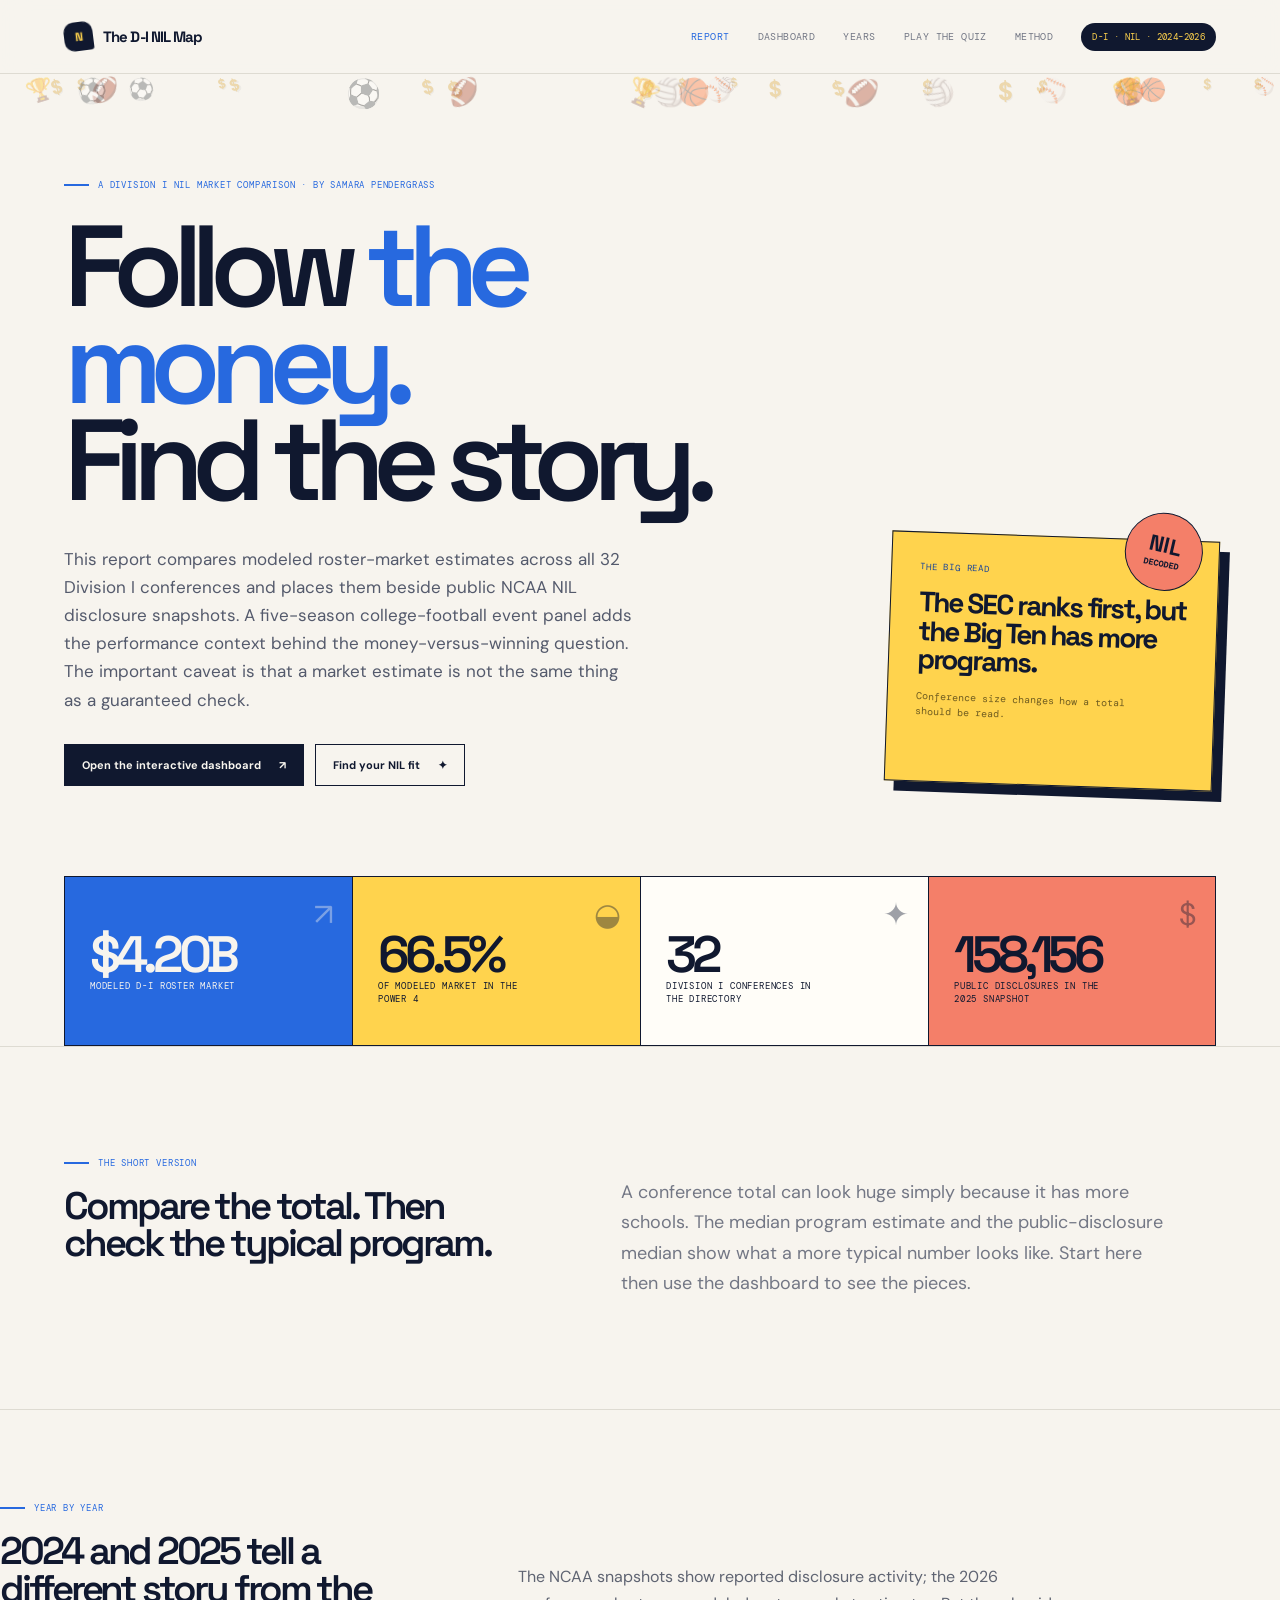
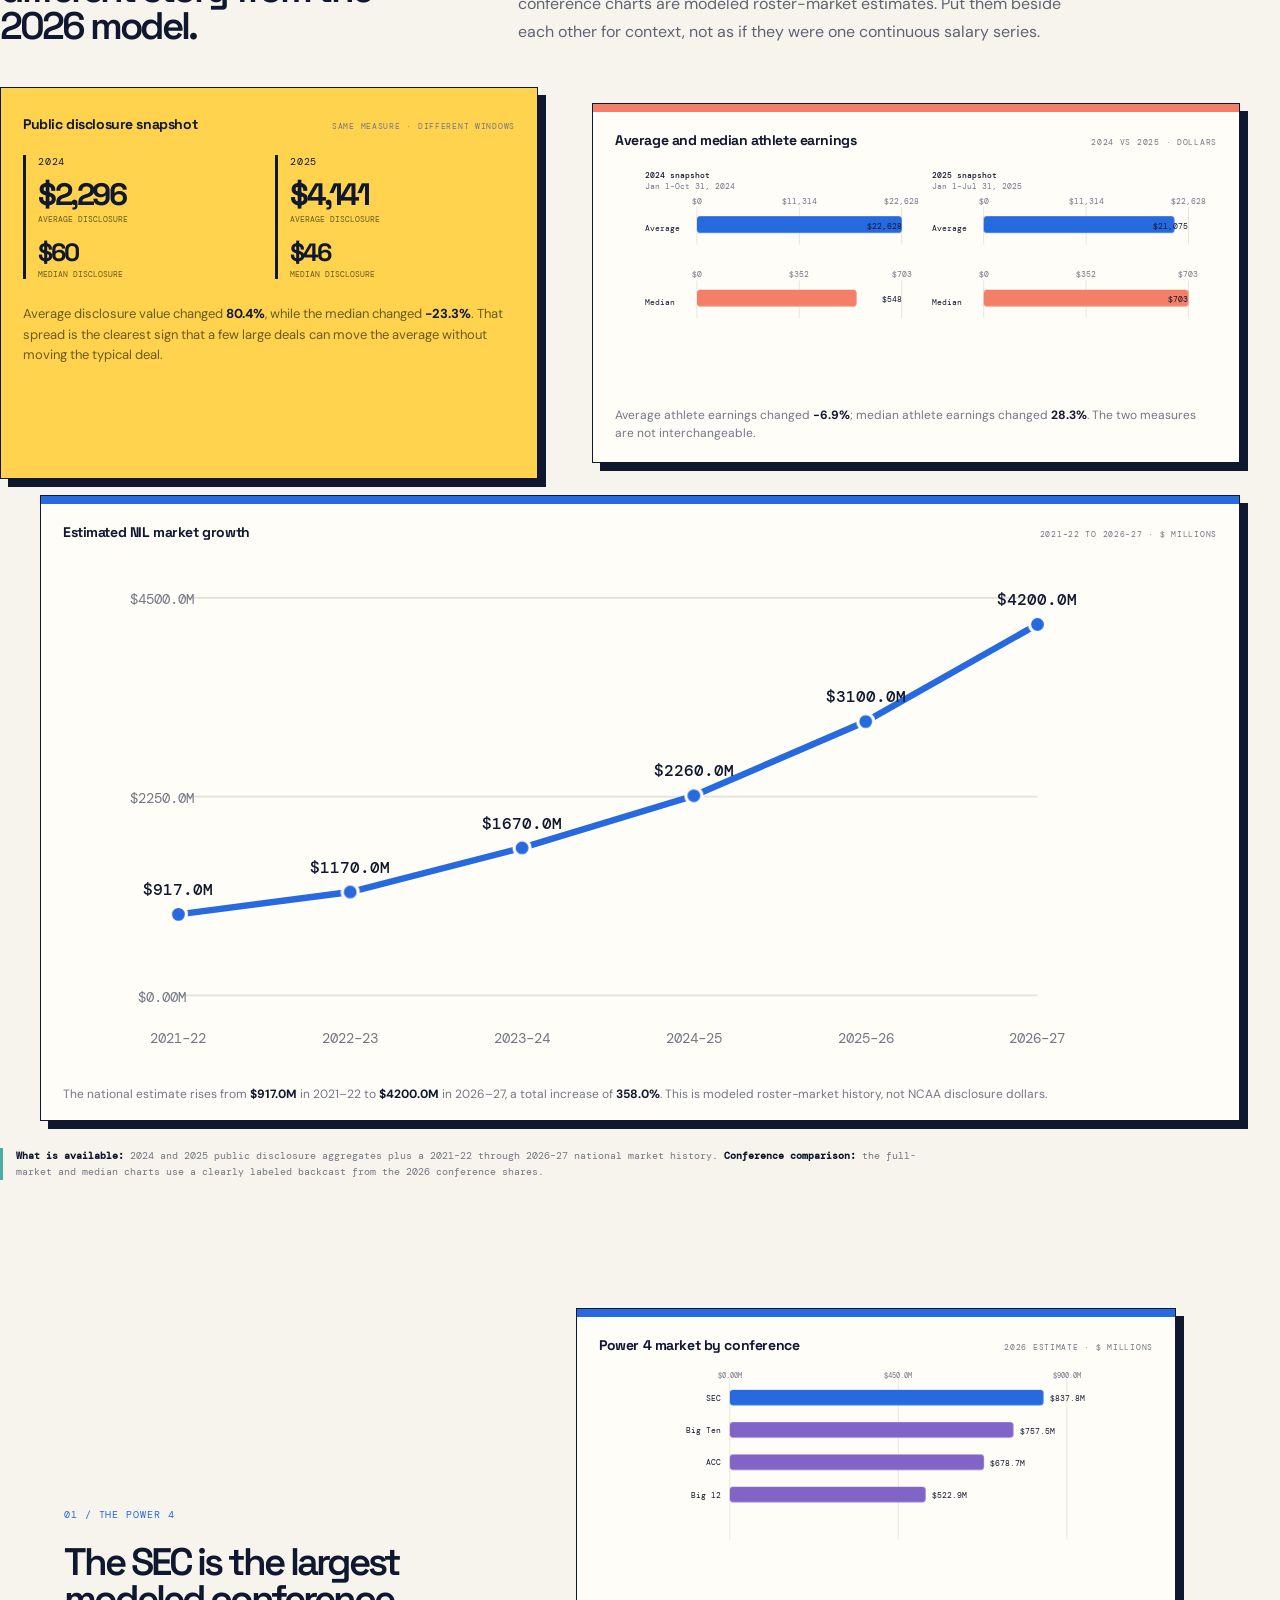
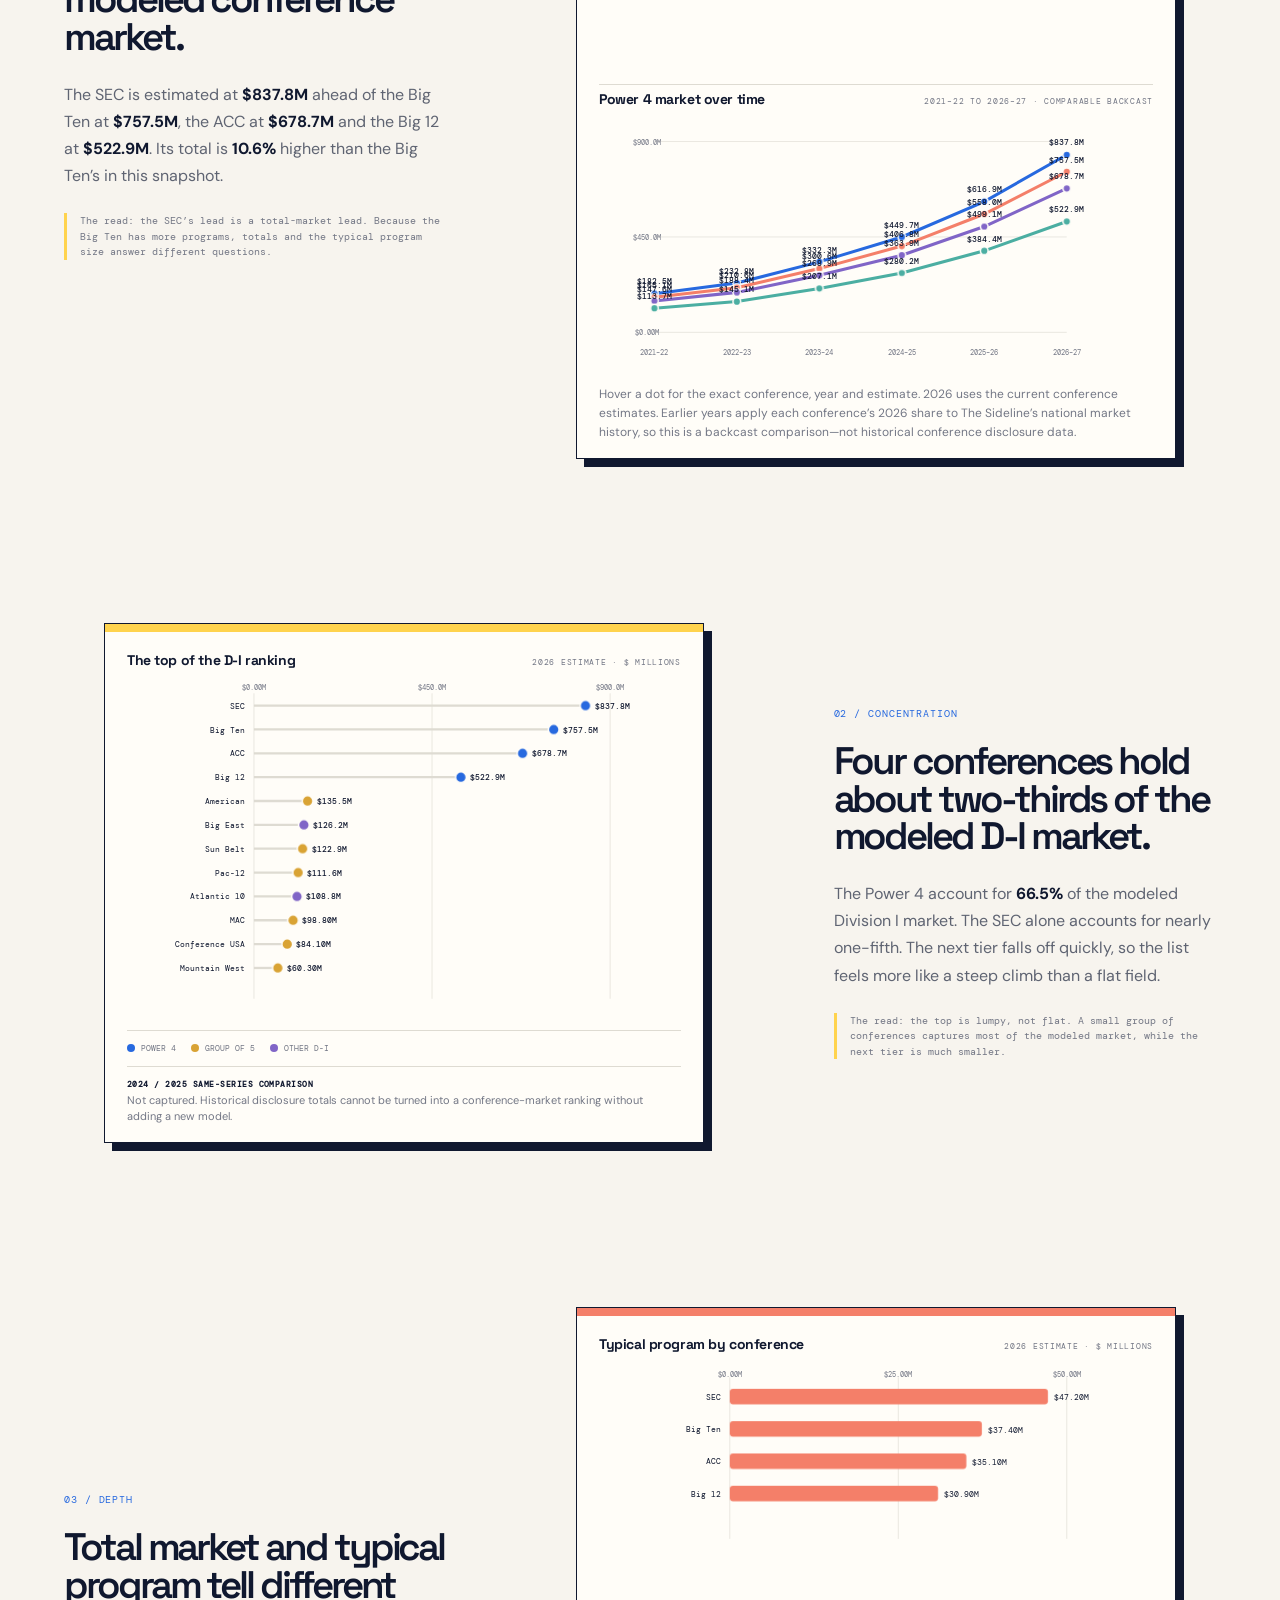
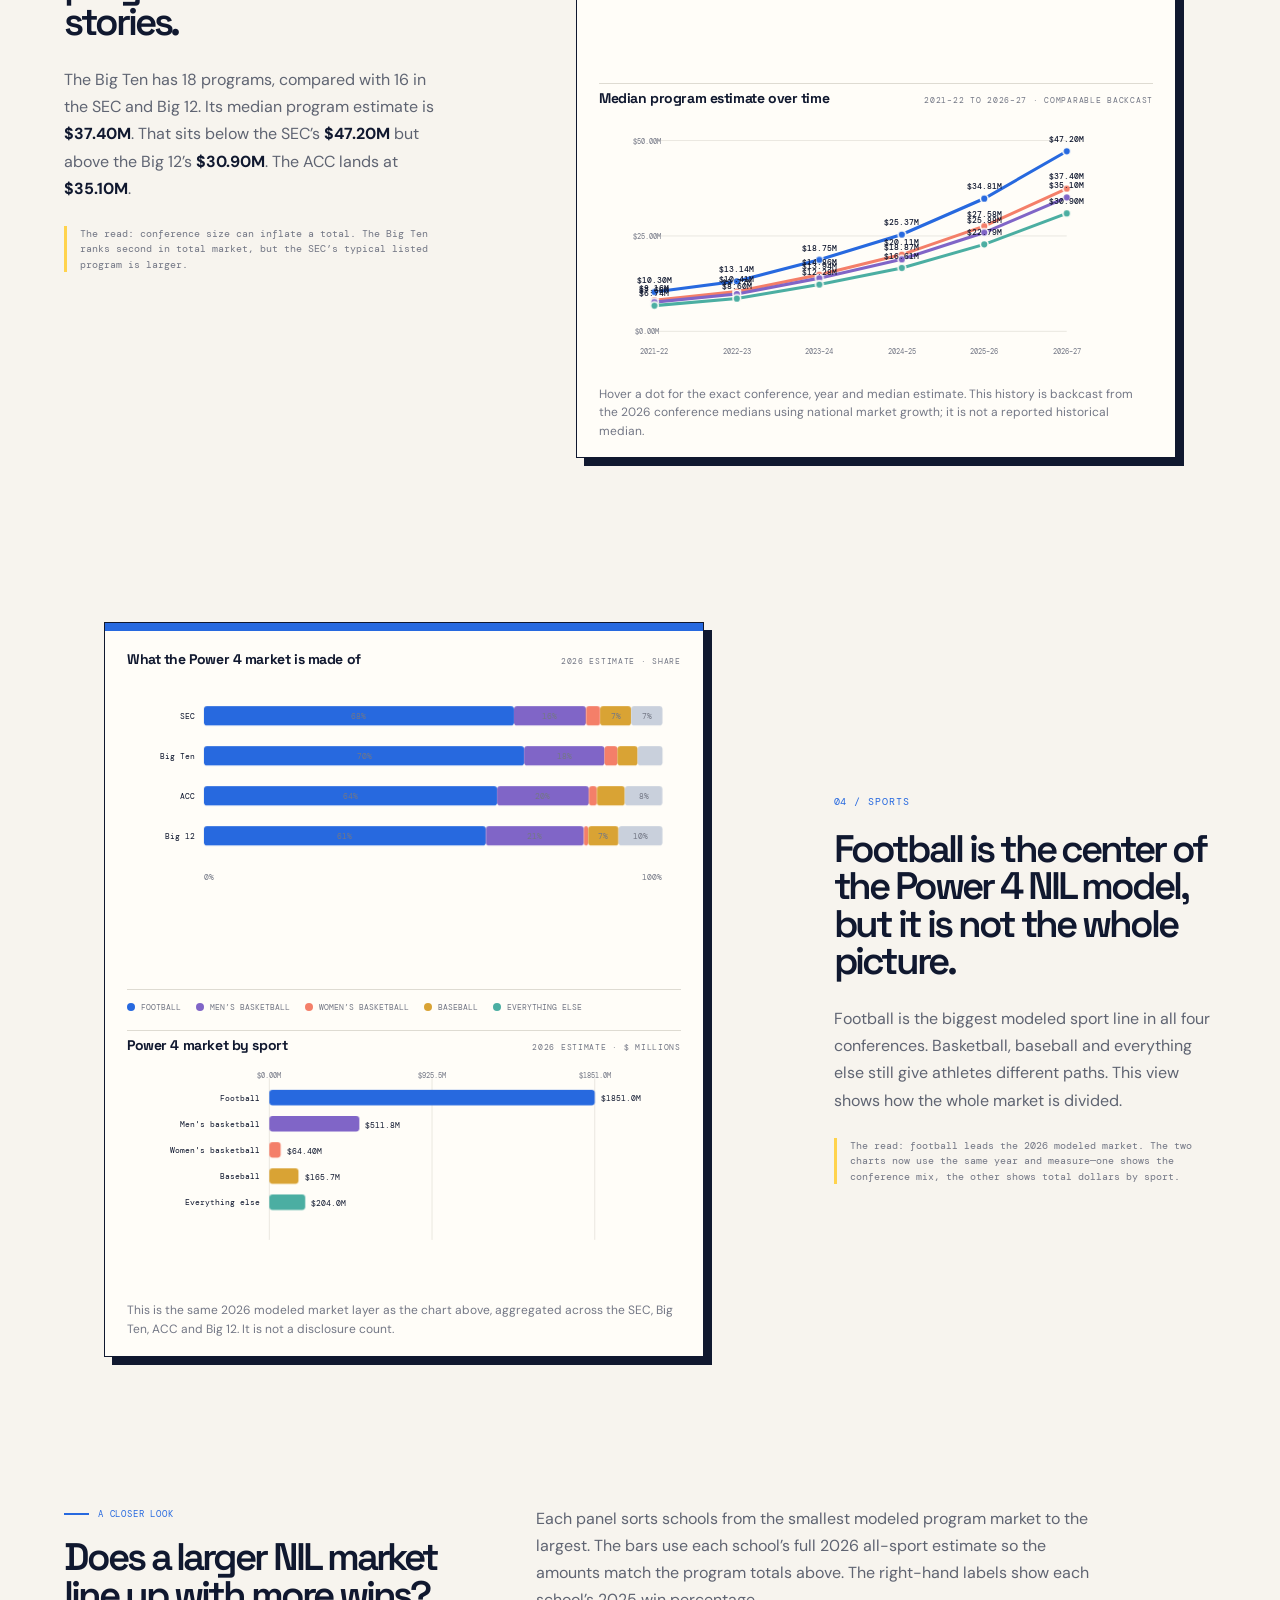
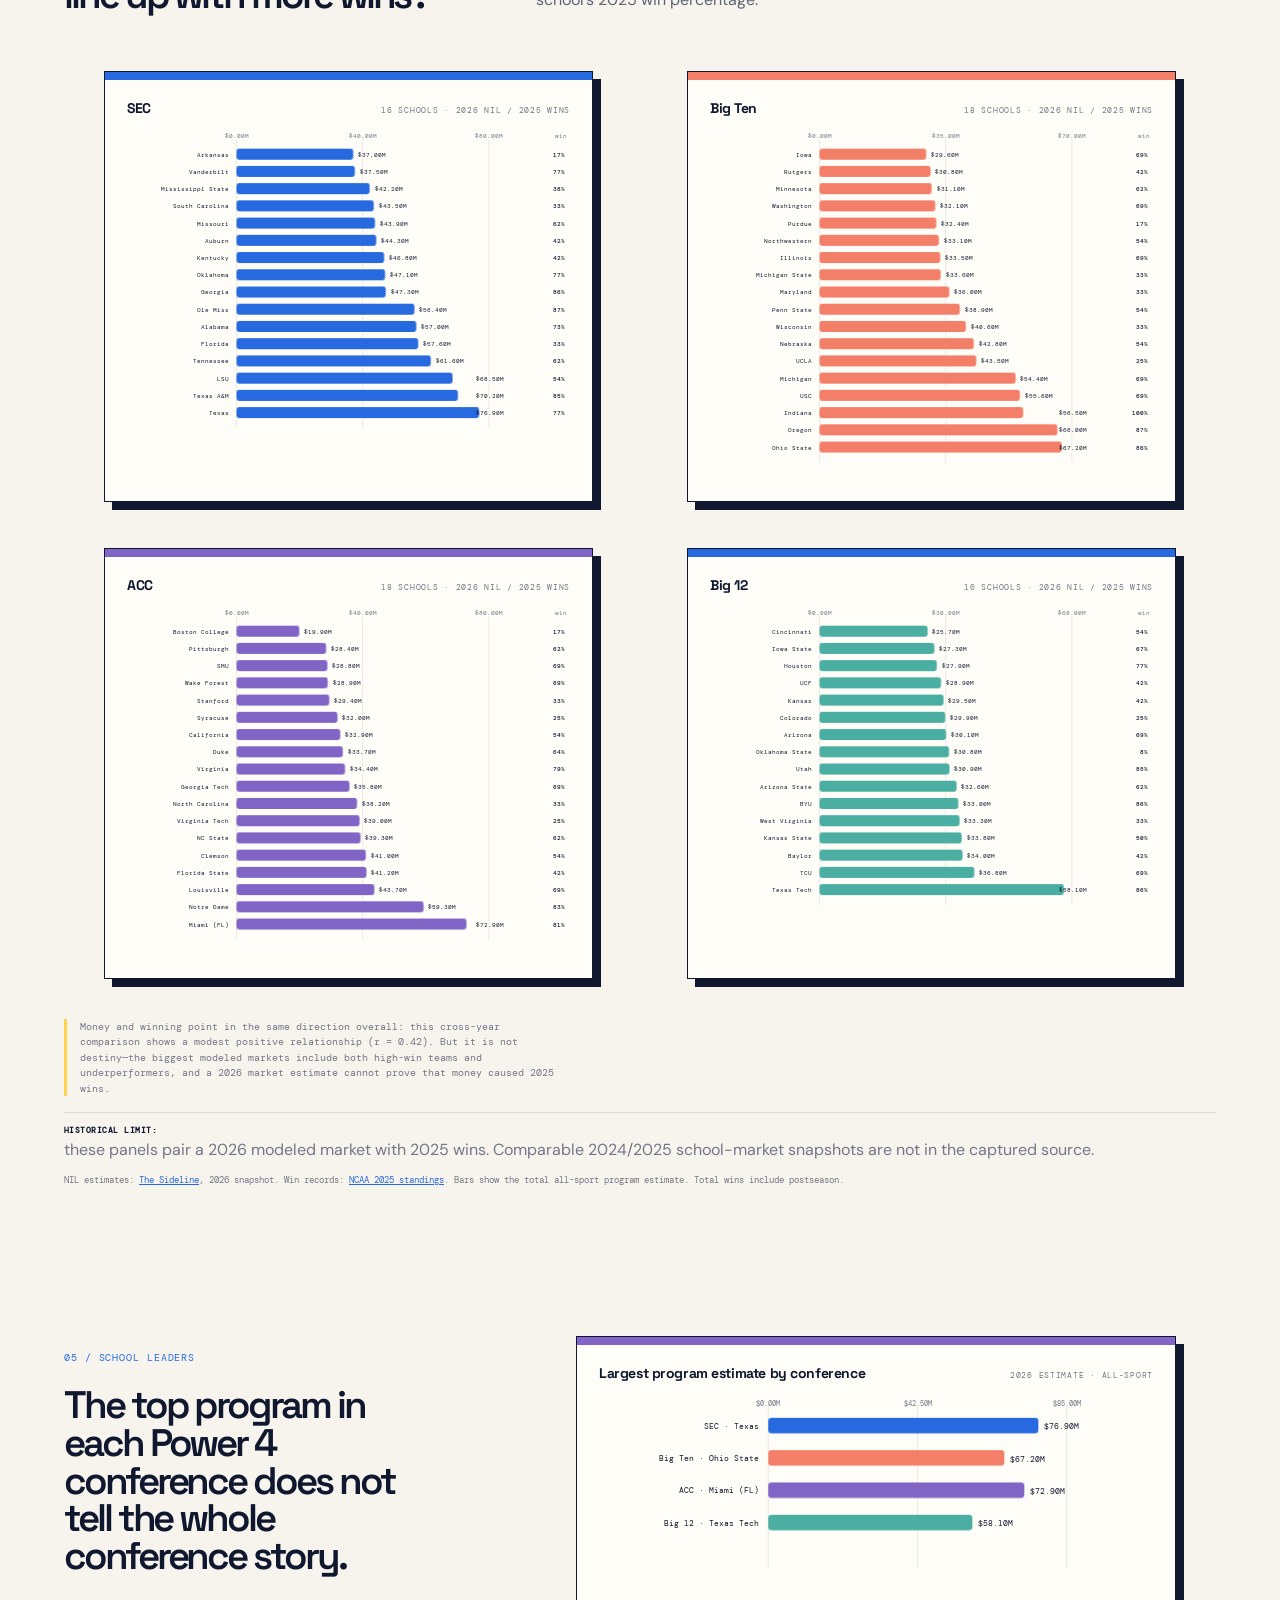
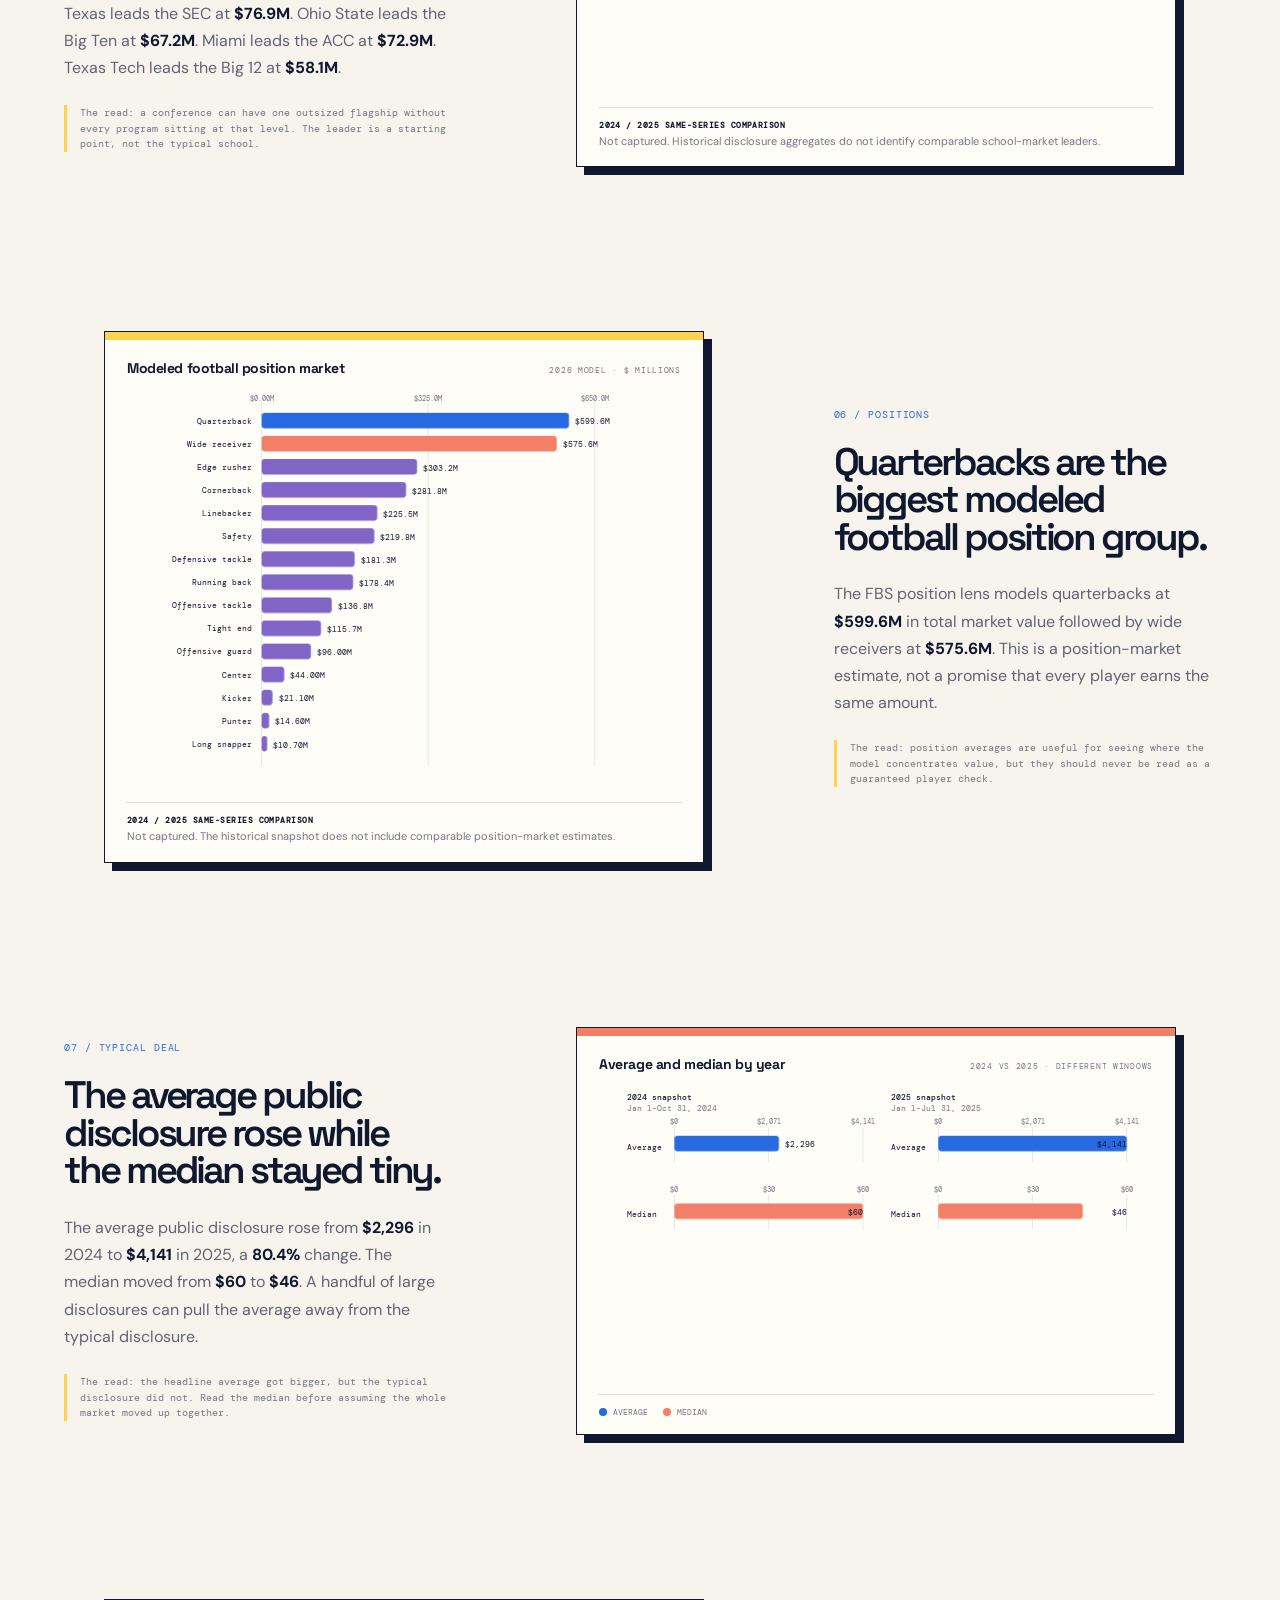
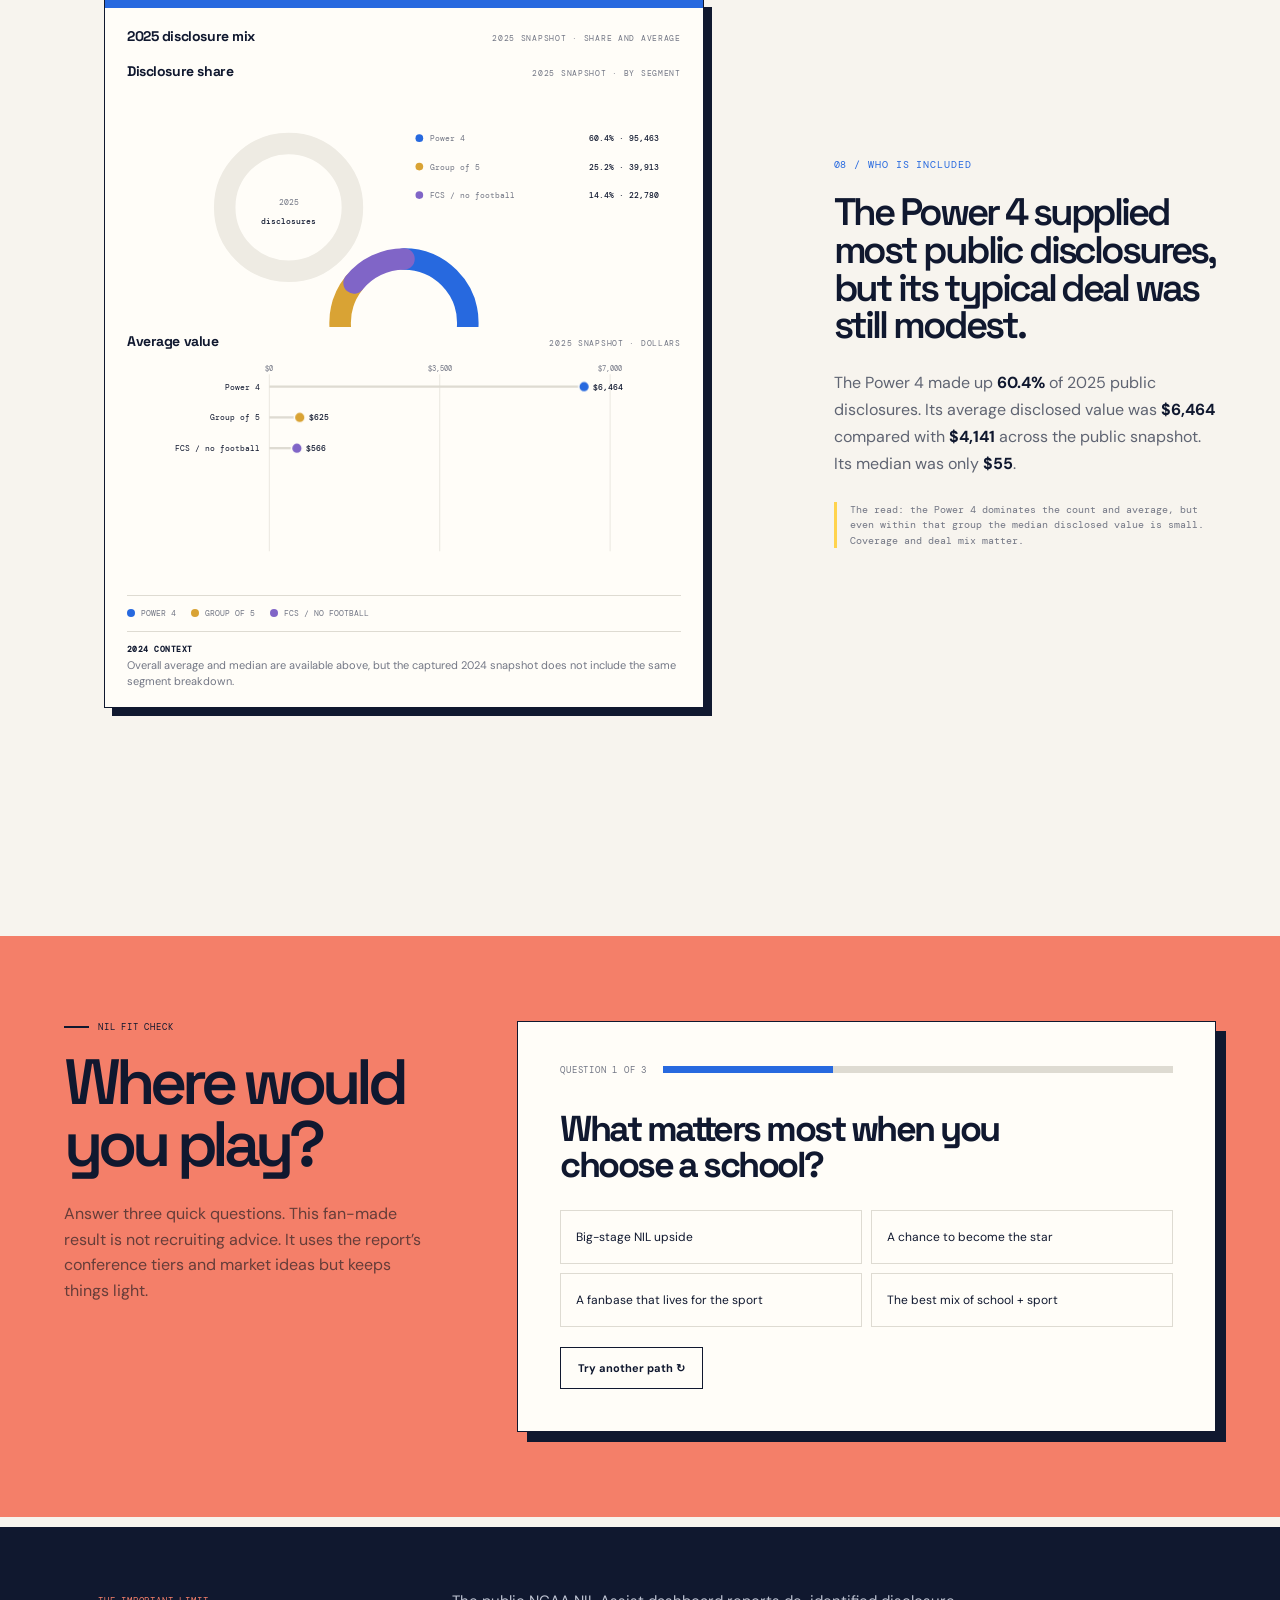
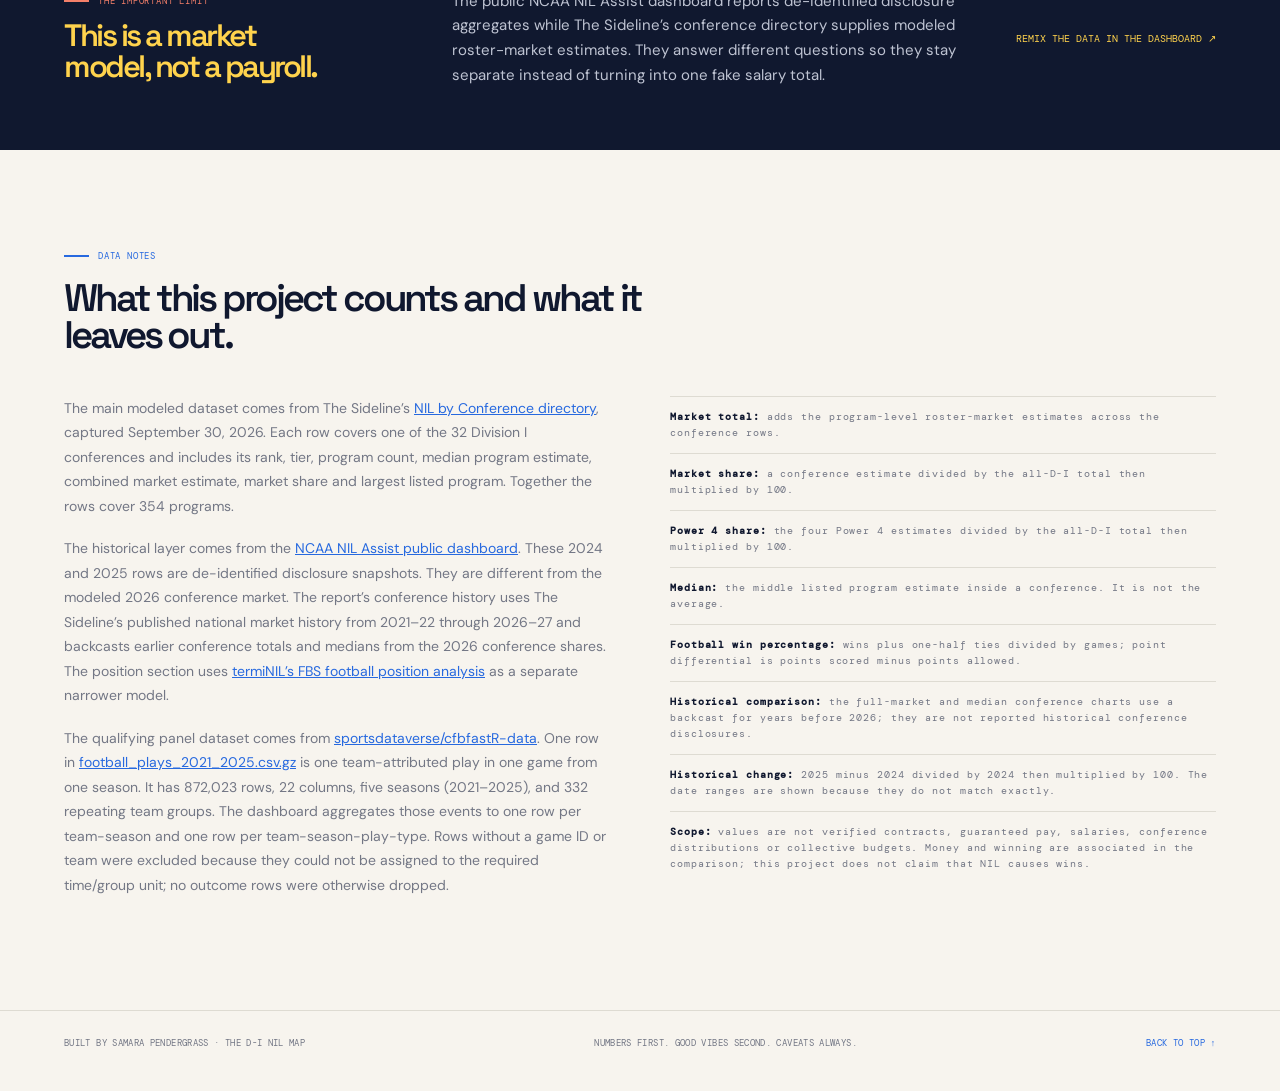
<file: index.html>
<!doctype html>
<html lang="en">
<head>
  <meta charset="utf-8">
  <meta name="viewport" content="width=device-width, initial-scale=1">
  <meta name="theme-color" content="#10182f">
  <meta name="description" content="A playful data report about modeled NIL markets and public NIL disclosures.">
  <title>The D-I NIL Map — follow the money</title>
  <link rel="preconnect" href="https://fonts.googleapis.com">
  <link rel="preconnect" href="https://fonts.gstatic.com" crossorigin>
  <link href="https://fonts.googleapis.com/css2?family=DM+Mono:wght@400;500&family=DM+Sans:wght@400;500;600;700;800&family=Space+Grotesk:wght@400;500;600;700&display=swap" rel="stylesheet">
  <link rel="stylesheet" href="styles.css?v=14">
</head>
<body class="fun-report">
  <div class="money-rain" aria-hidden="true"></div>
  <nav class="site-nav">
    <a class="brand" href="#top"><span class="brand-mark">N</span><span>The D-I NIL Map</span></a>
    <div class="nav-links" aria-label="Primary navigation"><a class="active" href="#top">Report</a><a href="dashboard.html">Dashboard</a><a href="#year-by-year">Years</a><a href="#quiz">Play the quiz</a><a href="#methodology">Method</a><span class="nav-pill">D-I · NIL · 2024–2026</span></div>
  </nav>

  <main id="top">
    <section class="hero report-hero">
      <div class="hero-copy">
        <p class="eyebrow"><span></span> A Division I NIL market comparison · By Samara Pendergrass</p>
        <h1>Follow <em>the money.</em><br>Find the story.</h1>
        <p class="dek">This report compares modeled roster-market estimates across all 32 Division I conferences and places them beside public NCAA NIL disclosure snapshots. A five-season college-football event panel adds the performance context behind the money-versus-winning question. The important caveat is that a market estimate is not the same thing as a guaranteed check.</p>
        <div class="button-row"><a class="button primary" href="dashboard.html">Open the interactive dashboard <span>↗</span></a><a class="button ghost" href="#quiz">Find your NIL fit <span>✦</span></a></div>
      </div>
      <aside class="hero-note"><span class="hero-note-kicker">The big read</span><strong>The SEC ranks first, but the Big Ten has more programs.</strong><span>Conference size changes how a total should be read.</span><div class="sticker">NIL<br><small>decoded</small></div></aside>
    </section>

    <section class="stat-grid" aria-label="Headline figures">
      <article class="stat-card stat-blue"><div class="stat-value" data-stat="market_total">—</div><div class="stat-label">modeled D-I roster market</div><span class="stat-spark">↗</span></article>
      <article class="stat-card stat-yellow"><div class="stat-value" data-stat="p4_share">—</div><div class="stat-label">of modeled market in the Power 4</div><span class="stat-spark">◒</span></article>
      <article class="stat-card stat-paper"><div class="stat-value" data-stat="conference_count">—</div><div class="stat-label">Division I conferences in the directory</div><span class="stat-spark">✦</span></article>
      <article class="stat-card stat-coral"><div class="stat-value" data-stat="disclosure_count">—</div><div class="stat-label">public disclosures in the 2025 snapshot</div><span class="stat-spark">$</span></article>
    </section>

    <section class="intro section-rule"><div><p class="eyebrow"><span></span> The short version</p><h2>Compare the total. Then check the typical program.</h2></div><p>A conference total can look huge simply because it has more schools. The median program estimate and the public-disclosure median show what a more typical number looks like. Start here then use the dashboard to see the pieces.</p></section>

    <section class="year-by-year section-rule" id="year-by-year"><div class="year-by-year-intro"><div><p class="eyebrow"><span></span> Year by year</p><h2>2024 and 2025 tell a different story from the 2026 model.</h2></div><p>The NCAA snapshots show reported disclosure activity; the 2026 conference charts are modeled roster-market estimates. Put them beside each other for context, not as if they were one continuous salary series.</p></div><div class="year-by-year-grid"><article class="year-summary-card"><div class="chart-title"><strong>Public disclosure snapshot</strong><span>same measure · different windows</span></div><div class="year-summary-columns"><div><span>2024</span><strong data-stat="disclosure_avg_2024">—</strong><small>average disclosure</small><b data-stat="disclosure_median_2024">—</b><small>median disclosure</small></div><div><span>2025</span><strong data-stat="disclosure_avg_2025">—</strong><small>average disclosure</small><b data-stat="disclosure_median_2025">—</b><small>median disclosure</small></div></div><p>Average disclosure value changed <strong data-stat="disclosure_avg_change">—</strong>, while the median changed <strong data-stat="disclosure_median_change">—</strong>. That spread is the clearest sign that a few large deals can move the average without moving the typical deal.</p></article><figure class="chart-card chart-coral year-chart-card"><div class="chart-title"><strong>Average and median athlete earnings</strong><span>2024 vs 2025 · dollars</span></div><div class="chart-wrap" id="earningsTrendChart"></div><p class="chart-note">Average athlete earnings changed <strong data-stat="earnings_avg_change">—</strong>; median athlete earnings changed <strong data-stat="earnings_median_change">—</strong>. The two measures are not interchangeable.</p></figure></div><figure class="chart-card chart-blue market-history-card"><div class="chart-title"><strong>Estimated NIL market growth</strong><span>2021–22 to 2026–27 · $ millions</span></div><div class="chart-wrap" id="nationalMarketHistoryChart"></div><p class="chart-note">The national estimate rises from <strong data-stat="market_history_start">—</strong> in 2021–22 to <strong data-stat="market_history_end">—</strong> in 2026–27, a total increase of <strong data-stat="market_history_change">—</strong>. This is modeled roster-market history, not NCAA disclosure dollars.</p></figure><p class="year-availability"><strong>What is available:</strong> 2024 and 2025 public disclosure aggregates plus a 2021–22 through 2026–27 national market history. <strong>Conference comparison:</strong> the full-market and median charts use a clearly labeled backcast from the 2026 conference shares.</p></section>

    <section class="story-section" id="finding-1"><div class="story-text"><div class="story-index">01 / THE POWER 4</div><h2>The SEC is the largest modeled conference market.</h2><p>The SEC is estimated at <strong data-stat="sec_market">—</strong> ahead of the Big Ten at <strong data-stat="big_ten_market">—</strong>, the ACC at <strong data-stat="acc_market">—</strong> and the Big 12 at <strong data-stat="big12_market">—</strong>. Its total is <strong data-stat="sec_edge">—</strong> higher than the Big Ten’s in this snapshot.</p><p class="aside-note">The read: the SEC’s lead is a total-market lead. Because the Big Ten has more programs, totals and the typical program size answer different questions.</p></div><figure class="chart-card chart-blue"><div class="chart-title"><strong>Power 4 market by conference</strong><span>2026 estimate · $ millions</span></div><div class="chart-wrap tall" id="conferenceChart"></div><div class="chart-title comparison-heading"><strong>Power 4 market over time</strong><span>2021–22 to 2026–27 · comparable backcast</span></div><div class="chart-wrap" id="conferenceHistoryChart"></div><p class="chart-note">Hover a dot for the exact conference, year and estimate. 2026 uses the current conference estimates. Earlier years apply each conference’s 2026 share to The Sideline’s national market history, so this is a backcast comparison—not historical conference disclosure data.</p></figure></section>

    <section class="story-section reverse" id="finding-2"><div class="story-text"><div class="story-index">02 / CONCENTRATION</div><h2>Four conferences hold about two-thirds of the modeled D-I market.</h2><p>The Power 4 account for <strong data-stat="p4_share">—</strong> of the modeled Division I market. The SEC alone accounts for nearly one-fifth. The next tier falls off quickly, so the list feels more like a steep climb than a flat field.</p><p class="aside-note">The read: the top is lumpy, not flat. A small group of conferences captures most of the modeled market, while the next tier is much smaller.</p></div><figure class="chart-card chart-yellow"><div class="chart-title"><strong>The top of the D-I ranking</strong><span>2026 estimate · $ millions</span></div><div class="chart-wrap tall" id="fullRankingChart"></div><div class="legend"><span><i class="legend-dot blue"></i>Power 4</span><span><i class="legend-dot gold"></i>Group of 5</span><span><i class="legend-dot violet"></i>other D-I</span></div><div class="comparison-note"><strong>2024 / 2025 same-series comparison</strong><span>Not captured. Historical disclosure totals cannot be turned into a conference-market ranking without adding a new model.</span></div></figure></section>

    <section class="story-section" id="finding-3"><div class="story-text"><div class="story-index">03 / DEPTH</div><h2>Total market and typical program tell different stories.</h2><p>The Big Ten has 18 programs, compared with 16 in the SEC and Big 12. Its median program estimate is <strong data-stat="big_ten_median">—</strong>. That sits below the SEC’s <strong data-stat="sec_median">—</strong> but above the Big 12’s <strong data-stat="big12_median">—</strong>. The ACC lands at <strong data-stat="acc_median">—</strong>.</p><p class="aside-note">The read: conference size can inflate a total. The Big Ten ranks second in total market, but the SEC’s typical listed program is larger.</p></div><figure class="chart-card chart-coral"><div class="chart-title"><strong>Typical program by conference</strong><span>2026 estimate · $ millions</span></div><div class="chart-wrap tall" id="medianChart"></div><div class="chart-title comparison-heading"><strong>Median program estimate over time</strong><span>2021–22 to 2026–27 · comparable backcast</span></div><div class="chart-wrap" id="medianHistoryChart"></div><p class="chart-note">Hover a dot for the exact conference, year and median estimate. This history is backcast from the 2026 conference medians using national market growth; it is not a reported historical median.</p></figure></section>

    <section class="story-section reverse" id="finding-4"><div class="story-text"><div class="story-index">04 / SPORTS</div><h2>Football is the center of the Power 4 NIL model, but it is not the whole picture.</h2><p>Football is the biggest modeled sport line in all four conferences. Basketball, baseball and everything else still give athletes different paths. This view shows how the whole market is divided.</p><p class="aside-note">The read: football leads the 2026 modeled market. The two charts now use the same year and measure—one shows the conference mix, the other shows total dollars by sport.</p></div><figure class="chart-card chart-blue"><div class="chart-title"><strong>What the Power 4 market is made of</strong><span>2026 estimate · share</span></div><div class="chart-wrap tall" id="sportMixChart"></div><div class="legend"><span><i class="legend-dot blue"></i>football</span><span><i class="legend-dot violet"></i>men’s basketball</span><span><i class="legend-dot coral"></i>women’s basketball</span><span><i class="legend-dot gold"></i>baseball</span><span><i class="legend-dot teal"></i>everything else</span></div><div class="chart-title comparison-heading"><strong>Power 4 market by sport</strong><span>2026 estimate · $ millions</span></div><div class="chart-wrap" id="sportDisclosureChart"></div><p class="chart-note">This is the same 2026 modeled market layer as the chart above, aggregated across the SEC, Big Ten, ACC and Big 12. It is not a disclosure count.</p></figure></section>

    <section class="conference-success-section" id="football-success"><div class="conference-success-intro"><div><p class="eyebrow"><span></span> A closer look</p><h2>Does a larger NIL market line up with more wins?</h2></div><p>Each panel sorts schools from the smallest modeled program market to the largest. The bars use each school’s full 2026 all-sport estimate so the amounts match the program totals above. The right-hand labels show each school’s 2025 win percentage.</p></div><div class="conference-success-grid"><figure class="chart-card chart-blue mini-success-card"><div class="chart-title"><strong>SEC</strong><span>16 schools · 2026 NIL / 2025 wins</span></div><div class="chart-wrap" id="secSuccessChart"></div></figure><figure class="chart-card chart-coral mini-success-card"><div class="chart-title"><strong>Big Ten</strong><span>18 schools · 2026 NIL / 2025 wins</span></div><div class="chart-wrap" id="bigTenSuccessChart"></div></figure><figure class="chart-card chart-violet mini-success-card"><div class="chart-title"><strong>ACC</strong><span>18 schools · 2026 NIL / 2025 wins</span></div><div class="chart-wrap" id="accSuccessChart"></div></figure><figure class="chart-card chart-blue mini-success-card"><div class="chart-title"><strong>Big 12</strong><span>16 schools · 2026 NIL / 2025 wins</span></div><div class="chart-wrap" id="big12SuccessChart"></div></figure></div><p class="aside-note success-note" data-stat="money_win_summary">—</p><p class="comparison-note section-note"><strong>Historical limit:</strong> these panels pair a 2026 modeled market with 2025 wins. Comparable 2024/2025 school-market snapshots are not in the captured source.</p><p class="correlation-source">NIL estimates: <a class="source-link" href="https://thesideline.co/nil-tracker/conferences" target="_blank" rel="noreferrer">The Sideline</a>, 2026 snapshot. Win records: <a class="source-link" href="https://fs.ncaa.org.s3.amazonaws.com/Docs/stats/football_records/Standings.pdf" target="_blank" rel="noreferrer">NCAA 2025 standings</a>. Bars show the total all-sport program estimate. Total wins include postseason.</p></section>

    <section class="story-section" id="finding-5"><div class="story-text"><div class="story-index">05 / SCHOOL LEADERS</div><h2>The top program in each Power 4 conference does not tell the whole conference story.</h2><p>Texas leads the SEC at <strong>$76.9M</strong>. Ohio State leads the Big Ten at <strong>$67.2M</strong>. Miami leads the ACC at <strong>$72.9M</strong>. Texas Tech leads the Big 12 at <strong>$58.1M</strong>.</p><p class="aside-note">The read: a conference can have one outsized flagship without every program sitting at that level. The leader is a starting point, not the typical school.</p></div><figure class="chart-card chart-violet"><div class="chart-title"><strong>Largest program estimate by conference</strong><span>2026 estimate · all-sport</span></div><div class="chart-wrap tall" id="leaderChart"></div><div class="comparison-note"><strong>2024 / 2025 same-series comparison</strong><span>Not captured. Historical disclosure aggregates do not identify comparable school-market leaders.</span></div></figure></section>

    <section class="story-section reverse" id="finding-6"><div class="story-text"><div class="story-index">06 / POSITIONS</div><h2>Quarterbacks are the biggest modeled football position group.</h2><p>The FBS position lens models quarterbacks at <strong>$599.6M</strong> in total market value followed by wide receivers at <strong>$575.6M</strong>. This is a position-market estimate, not a promise that every player earns the same amount.</p><p class="aside-note">The read: position averages are useful for seeing where the model concentrates value, but they should never be read as a guaranteed player check.</p></div><figure class="chart-card chart-yellow"><div class="chart-title"><strong>Modeled football position market</strong><span>2026 model · $ millions</span></div><div class="chart-wrap tall" id="positionMarketChart"></div><div class="comparison-note"><strong>2024 / 2025 same-series comparison</strong><span>Not captured. The historical snapshot does not include comparable position-market estimates.</span></div></figure></section>

    <section class="story-section" id="finding-7"><div class="story-text"><div class="story-index">07 / TYPICAL DEAL</div><h2>The average public disclosure rose while the median stayed tiny.</h2><p>The average public disclosure rose from <strong data-stat="disclosure_avg_2024">—</strong> in 2024 to <strong data-stat="disclosure_avg_2025">—</strong> in 2025, a <strong data-stat="disclosure_avg_change">—</strong> change. The median moved from <strong data-stat="disclosure_median_2024">—</strong> to <strong data-stat="disclosure_median_2025">—</strong>. A handful of large disclosures can pull the average away from the typical disclosure.</p><p class="aside-note">The read: the headline average got bigger, but the typical disclosure did not. Read the median before assuming the whole market moved up together.</p></div><figure class="chart-card chart-coral"><div class="chart-title"><strong>Average and median by year</strong><span>2024 vs 2025 · different windows</span></div><div class="chart-wrap tall" id="disclosureTrendChart"></div><div class="legend"><span><i class="legend-dot blue"></i>average</span><span><i class="legend-dot coral"></i>median</span></div></figure></section>

    <section class="story-section reverse" id="finding-8"><div class="story-text"><div class="story-index">08 / WHO IS INCLUDED</div><h2>The Power 4 supplied most public disclosures, but its typical deal was still modest.</h2><p>The Power 4 made up <strong data-stat="p4_disclosure_share">—</strong> of 2025 public disclosures. Its average disclosed value was <strong data-stat="p4_disclosure_average">—</strong> compared with <strong data-stat="all_disclosure_average">—</strong> across the public snapshot. Its median was only <strong data-stat="p4_disclosure_median">—</strong>.</p><p class="aside-note">The read: the Power 4 dominates the count and average, but even within that group the median disclosed value is small. Coverage and deal mix matter.</p></div><figure class="chart-card chart-blue"><div class="chart-title"><strong>2025 disclosure mix</strong><span>2025 snapshot · share and average</span></div><div class="chart-wrap tall" id="segmentChart"></div><div class="legend"><span><i class="legend-dot blue"></i>Power 4</span><span><i class="legend-dot gold"></i>Group of 5</span><span><i class="legend-dot violet"></i>FCS / no football</span></div><div class="comparison-note"><strong>2024 context</strong><span>Overall average and median are available above, but the captured 2024 snapshot does not include the same segment breakdown.</span></div></figure></section>

    <section class="quiz-section" id="quiz"><div class="quiz-intro"><p class="eyebrow"><span></span> NIL fit check</p><h2>Where would you play?</h2><p>Answer three quick questions. This fan-made result is not recruiting advice. It uses the report’s conference tiers and market ideas but keeps things light.</p></div><div class="quiz-card" id="quizCard"><div class="quiz-progress"><span id="quizStep">Question 1 of 3</span><i><b id="quizProgressBar"></b></i></div><h3 id="quizQuestion">What matters most when you choose a school?</h3><div class="quiz-options" id="quizOptions"></div><div class="quiz-result" id="quizResult" hidden></div><button class="button ghost quiz-restart" id="quizRestart" type="button" hidden>Try another path ↻</button></div></section>

    <section class="scope-band"><div><p class="eyebrow"><span></span> The important limit</p><h2>This is a market model, not a payroll.</h2></div><p>The public NCAA NIL Assist dashboard reports de-identified disclosure aggregates while The Sideline’s conference directory supplies modeled roster-market estimates. They answer different questions so they stay separate instead of turning into one fake salary total.</p><a class="text-link" href="dashboard.html">Remix the data in the dashboard ↗</a></section>

    <section class="methodology" id="methodology"><p class="eyebrow"><span></span> Data notes</p><h2>What this project counts and what it leaves out.</h2><div class="methodology-grid"><div><p>The main modeled dataset comes from The Sideline’s <a class="source-link" href="https://thesideline.co/nil-tracker/conferences" target="_blank" rel="noreferrer">NIL by Conference directory</a>, captured September 30, 2026. Each row covers one of the 32 Division I conferences and includes its rank, tier, program count, median program estimate, combined market estimate, market share and largest listed program. Together the rows cover 354 programs.</p><p>The historical layer comes from the <a class="source-link" href="https://nilassist.ncaa.org/data-dashboard/" target="_blank" rel="noreferrer">NCAA NIL Assist public dashboard</a>. These 2024 and 2025 rows are de-identified disclosure snapshots. They are different from the modeled 2026 conference market. The report’s conference history uses The Sideline’s published national market history from 2021–22 through 2026–27 and backcasts earlier conference totals and medians from the 2026 conference shares. The position section uses <a class="source-link" href="https://www.terminil.com/blog/lowest-nil-value-college-football-roster" target="_blank" rel="noreferrer">termiNIL’s FBS football position analysis</a> as a separate narrower model.</p><p>The qualifying panel dataset comes from <a class="source-link" href="https://github.com/sportsdataverse/cfbfastR-data" target="_blank" rel="noreferrer">sportsdataverse/cfbfastR-data</a>. One row in <a class="source-link" href="data/football_plays_2021_2025.csv.gz">football_plays_2021_2025.csv.gz</a> is one team-attributed play in one game from one season. It has 872,023 rows, 22 columns, five seasons (2021–2025), and 332 repeating team groups. The dashboard aggregates those events to one row per team-season and one row per team-season-play-type. Rows without a game ID or team were excluded because they could not be assigned to the required time/group unit; no outcome rows were otherwise dropped.</p></div><ul><li><strong>Market total:</strong> adds the program-level roster-market estimates across the conference rows.</li><li><strong>Market share:</strong> a conference estimate divided by the all-D-I total then multiplied by 100.</li><li><strong>Power 4 share:</strong> the four Power 4 estimates divided by the all-D-I total then multiplied by 100.</li><li><strong>Median:</strong> the middle listed program estimate inside a conference. It is not the average.</li><li><strong>Football win percentage:</strong> wins plus one-half ties divided by games; point differential is points scored minus points allowed.</li><li><strong>Historical comparison:</strong> the full-market and median conference charts use a backcast for years before 2026; they are not reported historical conference disclosures.</li><li><strong>Historical change:</strong> 2025 minus 2024 divided by 2024 then multiplied by 100. The date ranges are shown because they do not match exactly.</li><li><strong>Scope:</strong> values are not verified contracts, guaranteed pay, salaries, conference distributions or collective budgets. Money and winning are associated in the comparison; this project does not claim that NIL causes wins.</li></ul></div></section>
  </main>
  <footer class="footer"><span>Built by Samara Pendergrass · The D-I NIL Map</span><span>Numbers first. Good vibes second. Caveats always.</span><a href="#top">Back to top ↑</a></footer>
  <script src="data/nil_data.js?v=8"></script>
  <script src="data/nil_history.js?v=9"></script>
  <script src="report.js?v=18"></script>
  <script src="fun.js?v=13"></script>
</body>
</html>
</file>
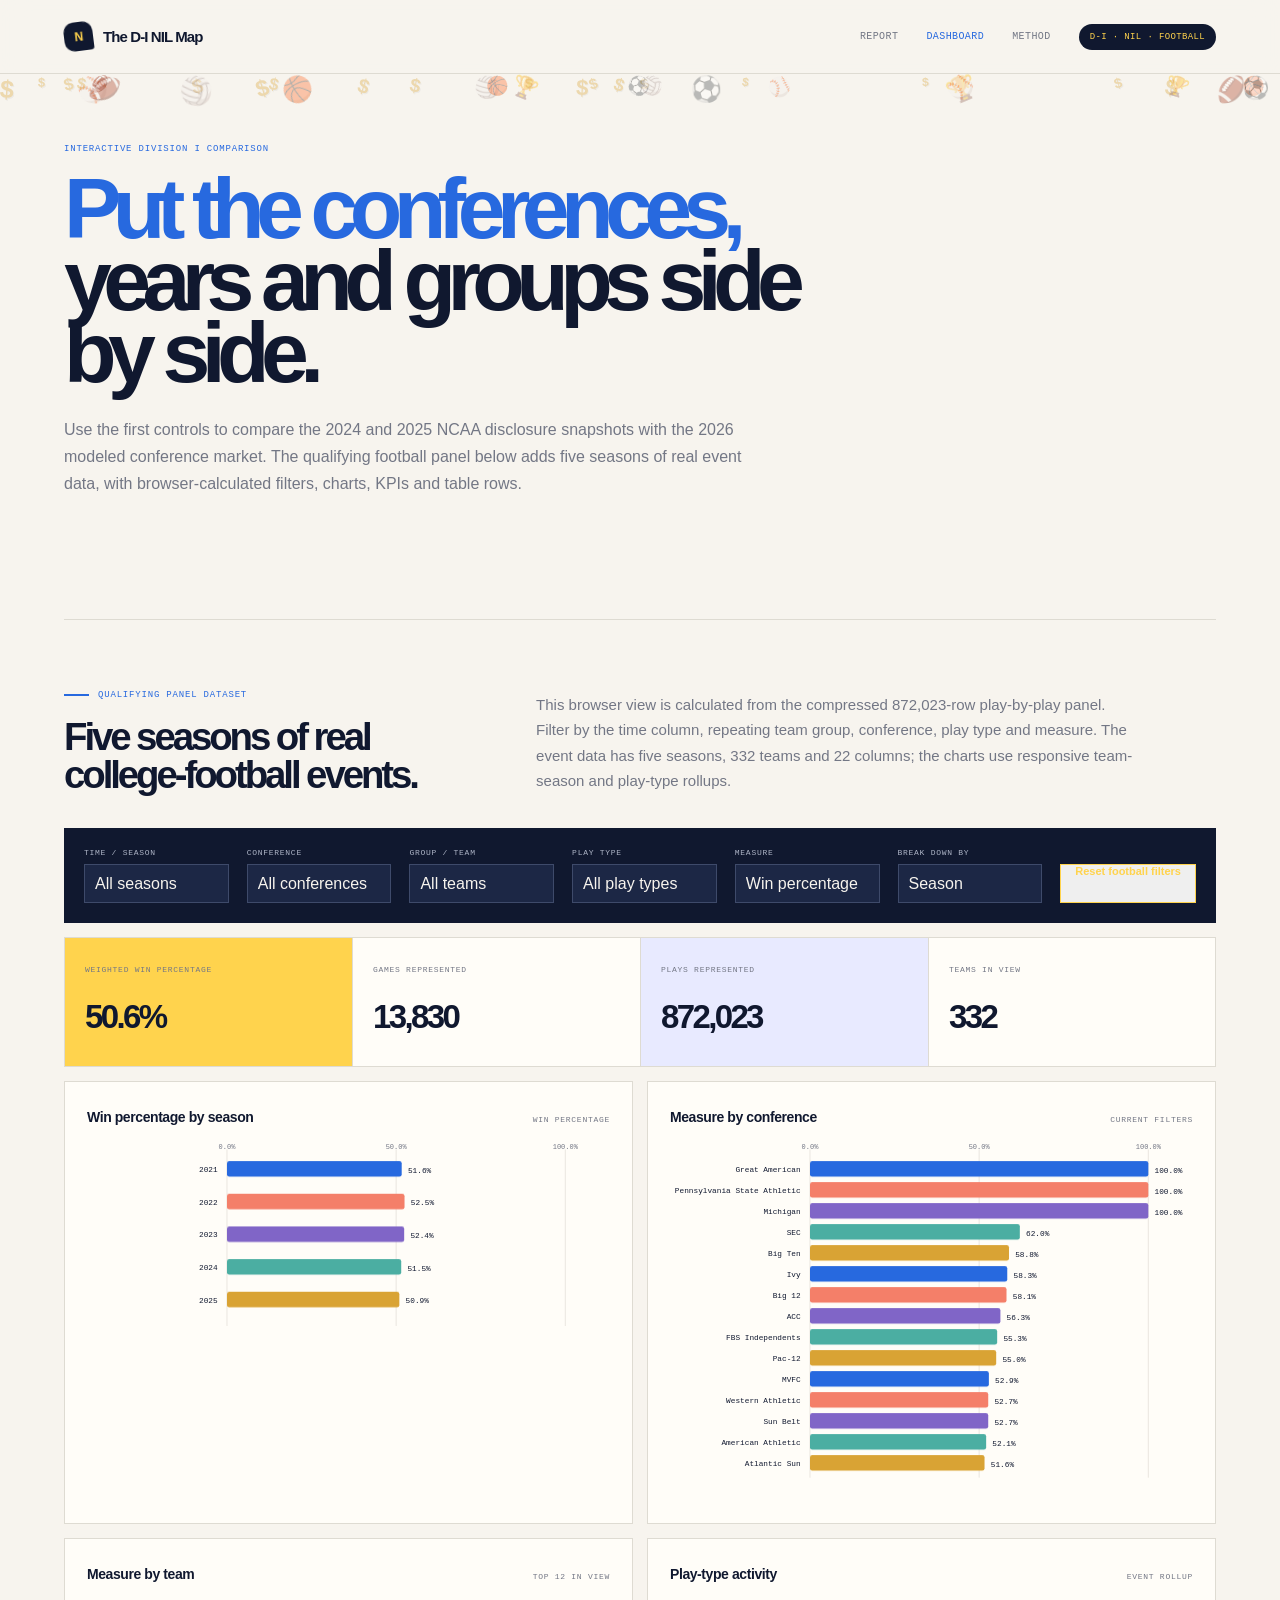
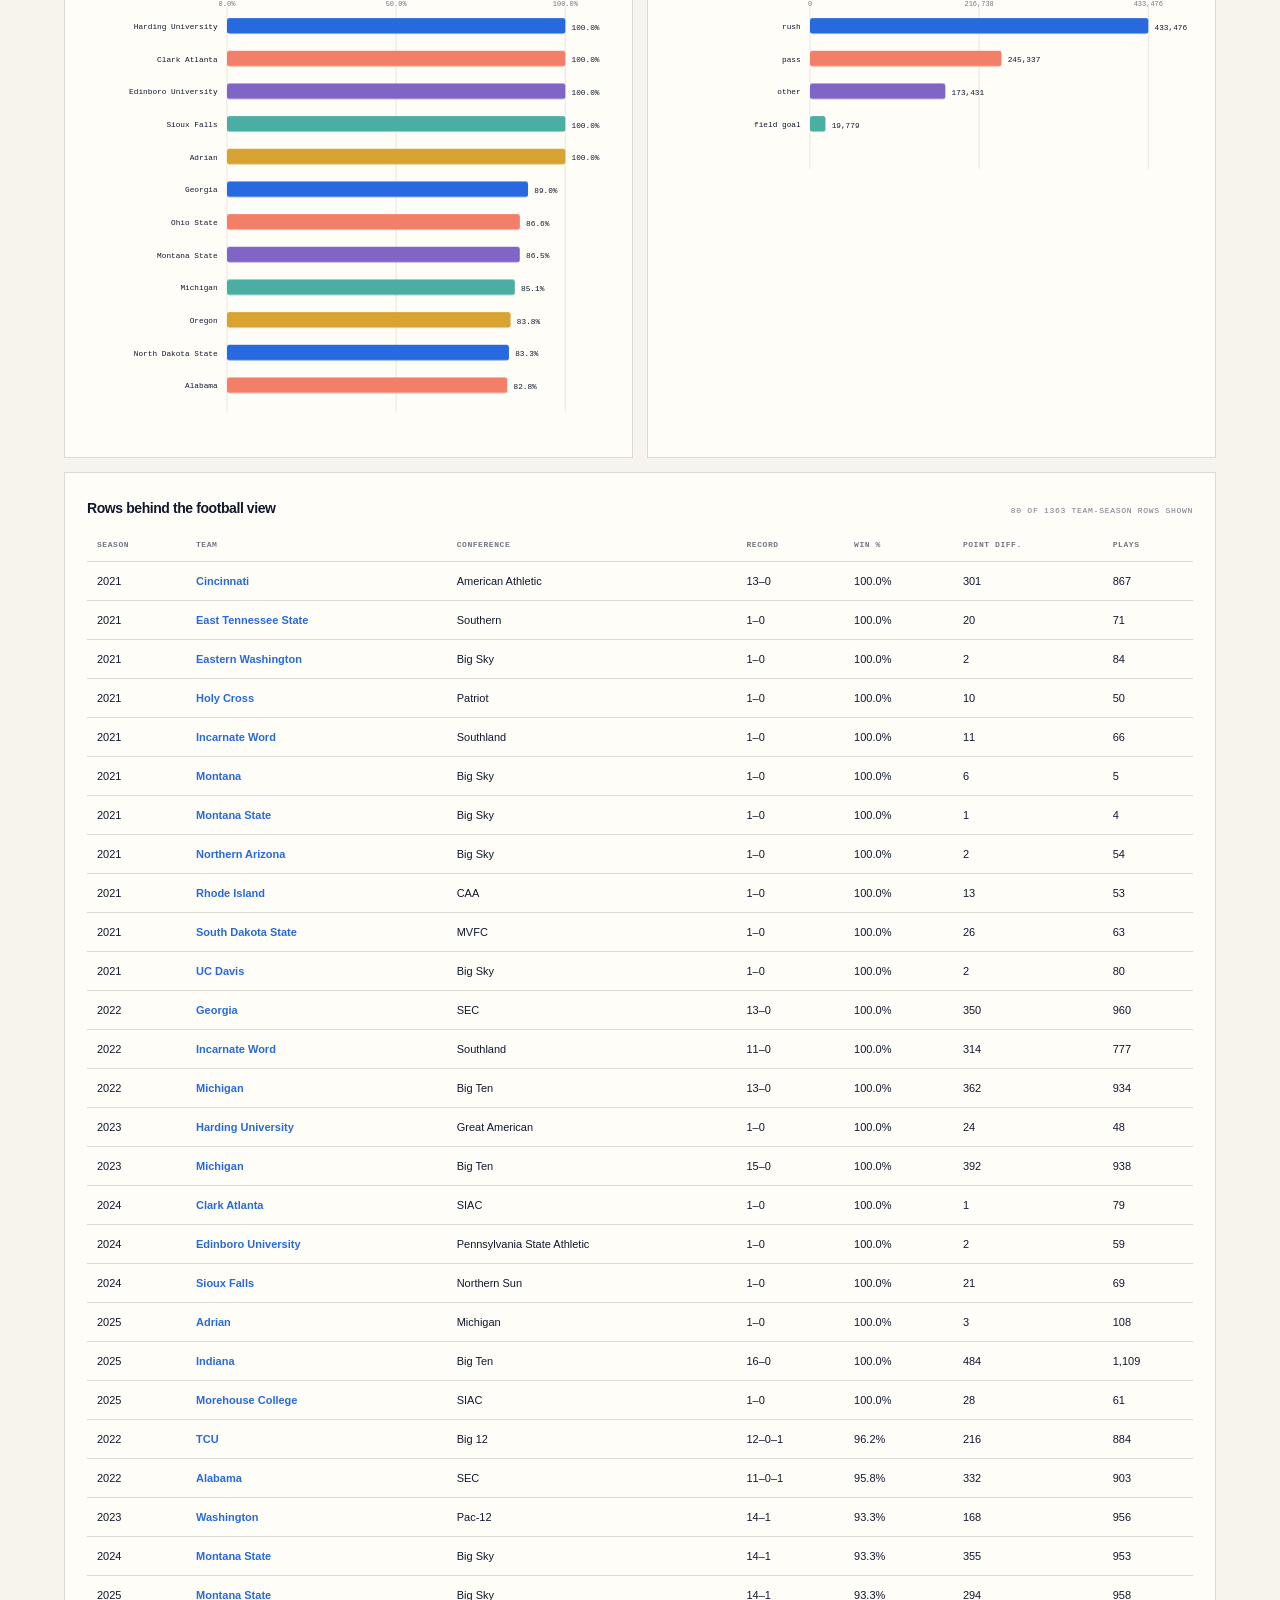
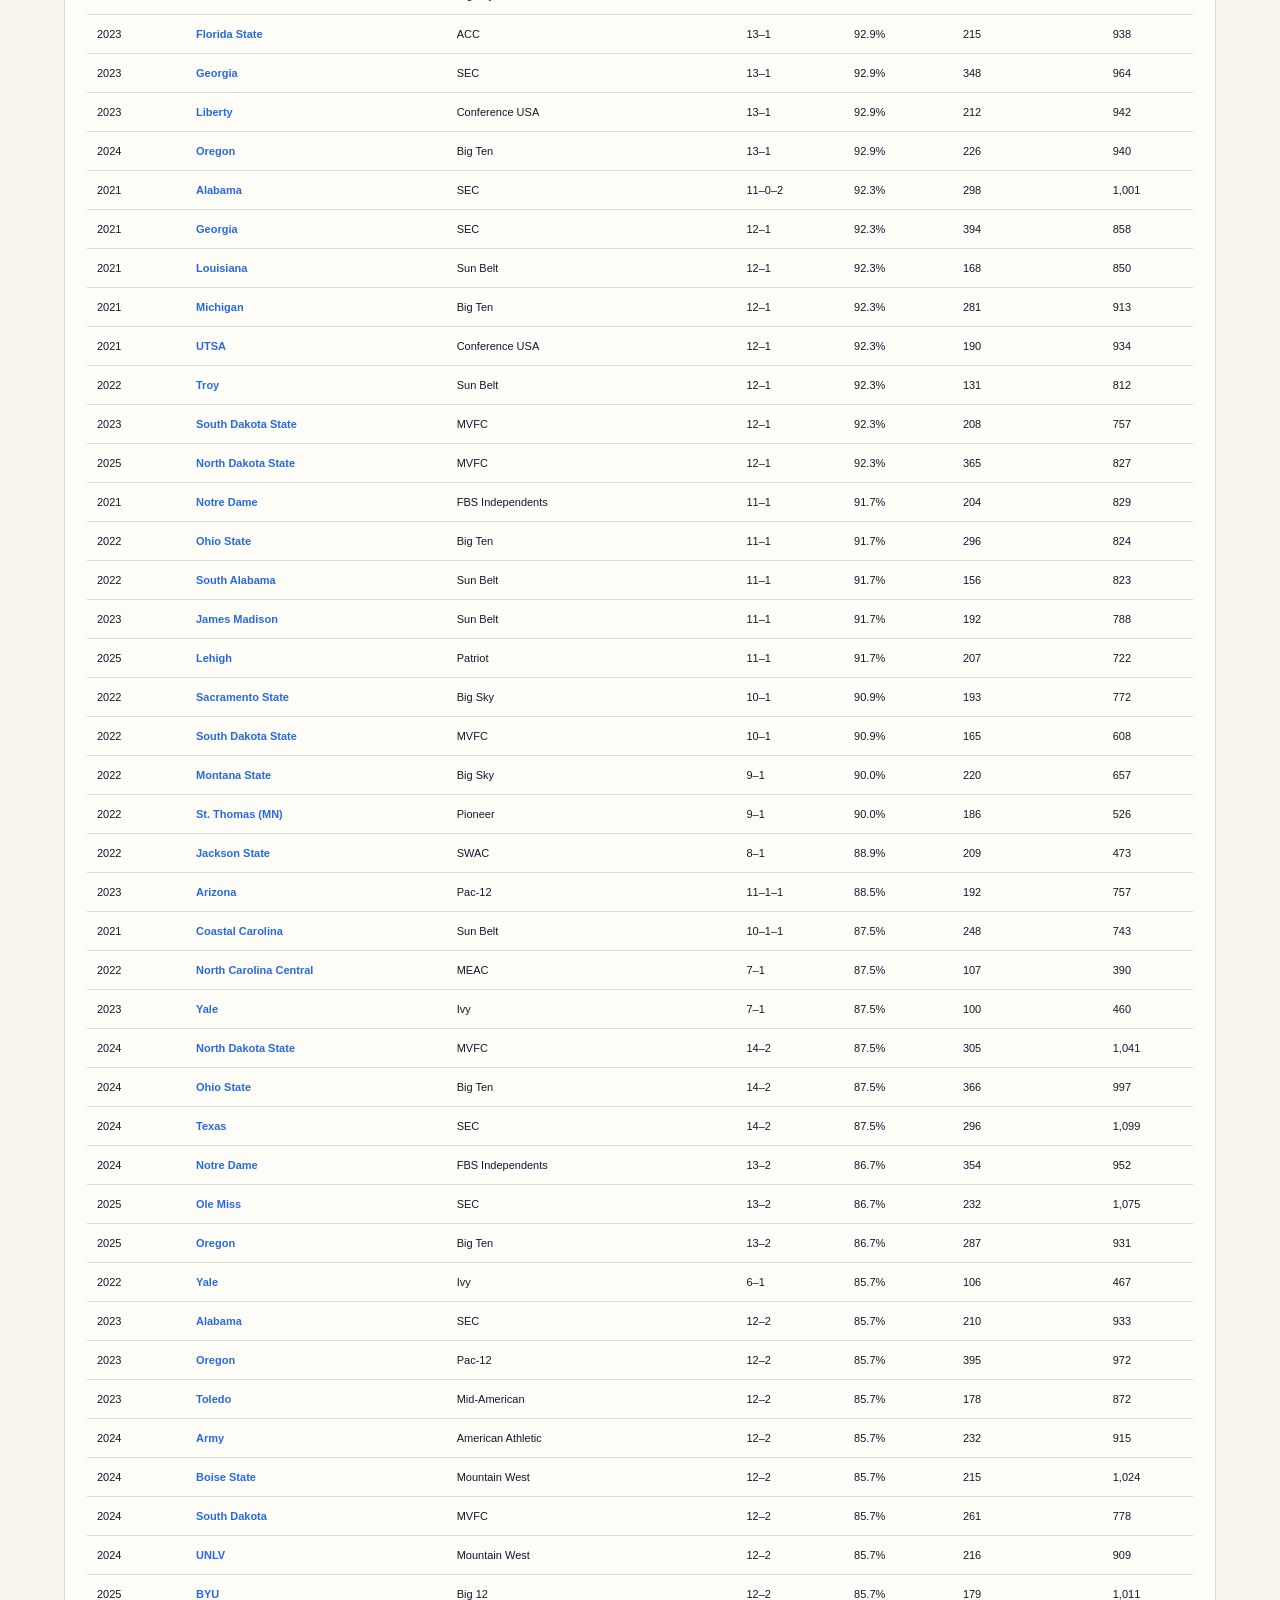
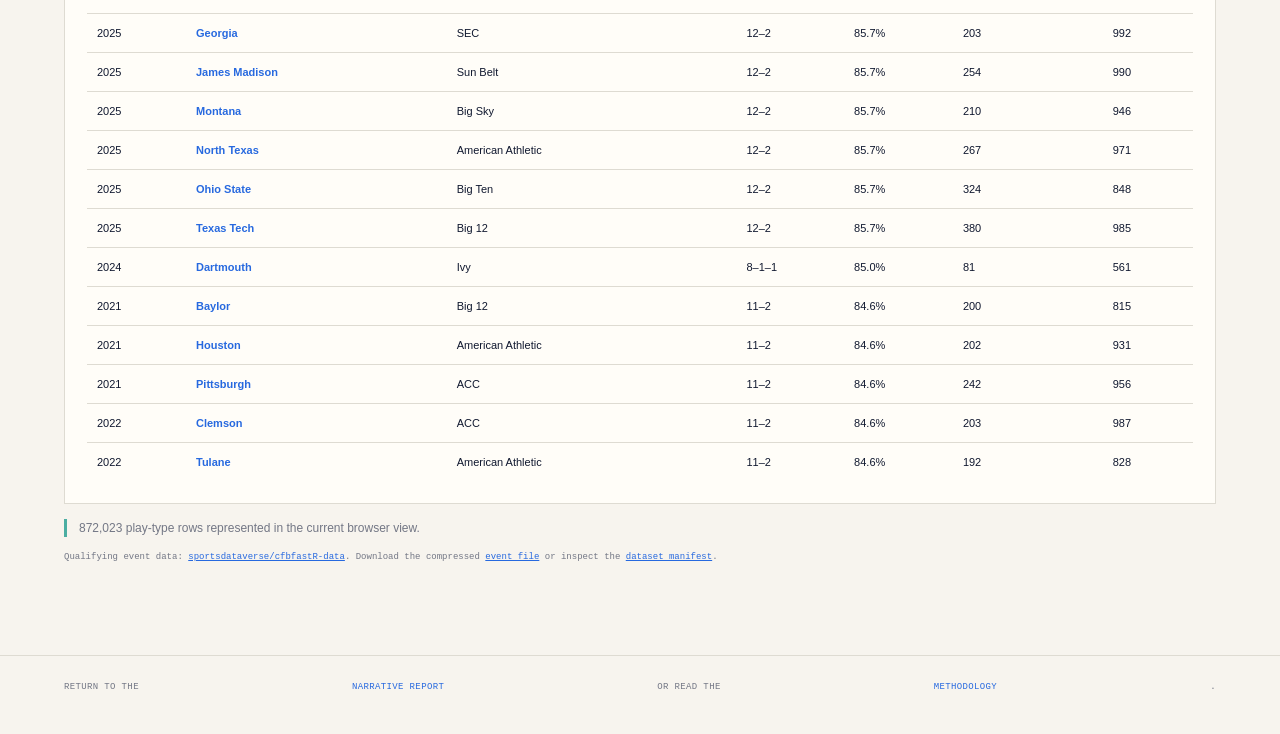
<file: dashboard.html>
<!doctype html>
<html lang="en">
<head>
  <meta charset="utf-8">
  <meta name="viewport" content="width=device-width, initial-scale=1">
  <meta name="description" content="Interactive Division I NIL and five-season college-football panel dashboard.">
  <title>The D-I NIL Map — dashboard playground</title>
    <link rel="stylesheet" href="styles.css?v=13">
</head>
<body class="fun-dashboard">
  <div class="money-rain" aria-hidden="true"></div>
  <nav class="site-nav">
    <a class="brand" href="index.html"><span class="brand-mark">N</span><span>The D-I NIL Map</span></a>
    <div class="nav-links"><a href="index.html">Report</a><a class="active" href="dashboard.html">Dashboard</a><a href="index.html#methodology">Method</a><span class="nav-pill">D-I · NIL · FOOTBALL</span></div>
  </nav>

  <main class="dashboard-main">
    <section class="dashboard-hero">
      <p class="eyebrow">Interactive Division I comparison</p>
      <h1>Put the conferences, years and groups side by side.</h1>
      <p>Use the first controls to compare the 2024 and 2025 NCAA disclosure snapshots with the 2026 modeled conference market. The qualifying football panel below adds five seasons of real event data, with browser-calculated filters, charts, KPIs and table rows.</p>
    </section>

    <section class="control-panel legacy-dashboard" aria-label="Dashboard controls">
      <div class="control"><label for="yearSelect">Time / snapshot year</label><select id="yearSelect"><option value="all">All available years</option><option value="2024">2024 public snapshot</option><option value="2025">2025 public snapshot</option><option value="2026">2026 modeled market</option></select></div>
      <div class="control"><label for="groupSelect">Group</label><select id="groupSelect"><option value="all">All groups</option><option value="Power 4">Power 4</option><option value="Group of 5">Group of 5</option><option value="FCS / no football">FCS / no football</option></select></div>
      <div class="control"><label for="measureSelect">Measure</label><select id="measureSelect"><option value="disclosure_count">Disclosure count</option><option value="average_disclosure_value" selected>Average disclosure value</option><option value="median_disclosure_value">Median disclosure value</option><option value="average_total_athlete_earnings">Average athlete earnings</option><option value="median_total_athlete_earnings">Median athlete earnings</option><option value="market_millions">Modeled market</option><option value="programs">Programs</option></select></div>
      <div class="control"><label for="breakdownSelect">Break down by</label><select id="breakdownSelect"><option value="group">Group</option><option value="conference">Conference</option><option value="sport">Sport</option><option value="position">Football position</option></select></div>
      <div class="control"><label for="rankSelect">Rows shown</label><select id="rankSelect"><option value="8">Top 8</option><option value="12">Top 12</option><option value="all">All available</option></select></div>
      <button class="button secondary control-reset" id="resetButton" type="button">Reset every filter</button>
    </section>

    <section class="dashboard-kpis legacy-dashboard" aria-label="Current figures">
      <article class="kpi-card"><span class="kpi-label" id="kpiMetricLabel">Selected measure</span><strong id="kpiMetricValue">—</strong></article>
      <article class="kpi-card"><span class="kpi-label" id="kpiSecondLabel">Median selected value</span><strong id="kpiSecondValue">—</strong></article>
      <article class="kpi-card"><span class="kpi-label" id="kpiThirdLabel">Rows in view</span><strong id="kpiThirdValue">—</strong></article>
      <article class="kpi-card"><span class="kpi-label" id="kpiFourthLabel">Current time</span><strong id="kpiFourthValue">—</strong></article>
    </section>

    <section class="football-panel" aria-labelledby="football-panel-title">
      <div class="football-panel-heading"><div><p class="eyebrow"><span></span> Qualifying panel dataset</p><h2 id="football-panel-title">Five seasons of real college-football events.</h2></div><p>This browser view is calculated from the compressed 872,023-row play-by-play panel. Filter by the time column, repeating team group, conference, play type and measure. The event data has five seasons, 332 teams and 22 columns; the charts use responsive team-season and play-type rollups.</p></div>
      <div class="control-panel football-controls" aria-label="Football panel controls">
        <div class="control"><label for="footballSeasonFilter">Time / season</label><select id="footballSeasonFilter"><option value="all">All seasons</option></select></div>
        <div class="control"><label for="footballConferenceFilter">Conference</label><select id="footballConferenceFilter"><option value="all">All conferences</option></select></div>
        <div class="control"><label for="footballTeamFilter">Group / team</label><select id="footballTeamFilter"><option value="all">All teams</option></select></div>
        <div class="control"><label for="footballPlayTypeFilter">Play type</label><select id="footballPlayTypeFilter"><option value="all">All play types</option></select></div>
        <div class="control"><label for="footballMeasureFilter">Measure</label><select id="footballMeasureFilter"><option value="win_pct">Win percentage</option><option value="wins">Wins</option><option value="losses">Losses</option><option value="point_diff">Point differential</option><option value="plays">Plays</option><option value="yards">Recorded yards</option><option value="touchdowns">Touchdowns</option></select></div>
        <div class="control"><label for="footballBreakdownFilter">Break down by</label><select id="footballBreakdownFilter"><option value="season">Season</option><option value="conference">Conference</option><option value="team">Team</option></select></div>
        <button class="button secondary control-reset" id="footballReset" type="button">Reset football filters</button>
      </div>
      <div class="dashboard-kpis football-kpis" aria-label="Football panel figures">
        <article class="kpi-card"><span class="kpi-label">Weighted win percentage</span><strong id="footballKpiOne">—</strong></article>
        <article class="kpi-card"><span class="kpi-label">Games represented</span><strong id="footballKpiTwo">—</strong></article>
        <article class="kpi-card"><span class="kpi-label">Plays represented</span><strong id="footballKpiThree">—</strong></article>
        <article class="kpi-card"><span class="kpi-label">Teams in view</span><strong id="footballKpiFour">—</strong></article>
      </div>
      <div class="dashboard-grid football-chart-grid">
        <article class="dashboard-card"><div class="chart-title"><strong id="footballSelectedChartTitle">Measure by season</strong><span id="footballPanelMeasureLabel">Win percentage</span></div><div class="chart-wrap dashboard-chart" id="footballSeasonChart"></div></article>
        <article class="dashboard-card"><div class="chart-title"><strong>Measure by conference</strong><span>current filters</span></div><div class="chart-wrap dashboard-chart" id="footballConferenceChart"></div></article>
        <article class="dashboard-card"><div class="chart-title"><strong>Measure by team</strong><span>top 12 in view</span></div><div class="chart-wrap dashboard-chart" id="footballTeamChart"></div></article>
        <article class="dashboard-card"><div class="chart-title"><strong>Play-type activity</strong><span>event rollup</span></div><div class="chart-wrap dashboard-chart" id="footballPlayTypeChart"></div></article>
        <article class="dashboard-card wide"><div class="chart-title"><strong>Rows behind the football view</strong><span id="footballTableNote">—</span></div><div class="table-wrap"><table><thead><tr><th>Season</th><th>Team</th><th>Conference</th><th>Record</th><th>Win %</th><th>Point diff.</th><th>Plays</th></tr></thead><tbody id="footballPanelTable"></tbody></table></div></article>
      </div>
      <p class="chart-note football-panel-note" id="footballPanelNote">Loading event rows…</p>
      <p class="correlation-source">Qualifying event data: <a class="source-link" href="https://github.com/sportsdataverse/cfbfastR-data" target="_blank" rel="noreferrer">sportsdataverse/cfbfastR-data</a>. Download the compressed <a class="source-link" href="data/football_plays_2021_2025.csv.gz">event file</a> or inspect the <a class="source-link" href="data/football_dataset_manifest.json">dataset manifest</a>.</p>
    </section>

    <section class="dashboard-grid legacy-dashboard">
      <article class="dashboard-card wide"><div class="chart-title"><strong id="mainChartTitle">Selected measure by group</strong><span id="mainChartSubtitle">browser-calculated view</span></div><div class="chart-wrap dashboard-chart" id="mainChart"></div></article>
      <article class="dashboard-card wide"><div class="chart-title"><strong>How the selected group changes over time</strong><span>2024–2025 public snapshots</span></div><div class="chart-wrap dashboard-chart" id="trendChart"></div></article>
      <article class="dashboard-card"><div class="chart-title"><strong>Sport disclosure mix</strong><span>2025 snapshot or 2026 model</span></div><div class="chart-wrap dashboard-chart" id="sportChart"></div></article>
      <article class="dashboard-card"><div class="chart-title"><strong>Football position lens</strong><span>2026 model · FBS</span></div><div class="chart-wrap dashboard-chart" id="positionChart"></div></article>
      <article class="dashboard-card wide"><div class="chart-title"><strong>Rows behind the current view</strong><span id="tableNote">—</span></div><div class="table-wrap"><table><thead id="dataHead"></thead><tbody id="dataTable"></tbody></table></div></article>
      <article class="dashboard-card wide school-explorer" id="schoolExplorer"><div class="chart-title"><strong>Power 4 school showdown</strong><span>2026 estimate · all-sport</span></div><p class="school-intro">The school explorer keeps the Power 4 estimates at the program level. Filter a conference then sort the board and tap a school to see its share of the conference market.</p><div class="school-toolbar"><div class="control"><label for="schoolConference">Conference</label><select id="schoolConference"><option value="all">All Power 4 schools</option><option value="SEC">SEC</option><option value="Big Ten">Big Ten</option><option value="ACC">ACC</option><option value="Big 12">Big 12</option></select></div><div class="control"><label for="schoolSort">Sort stickers by</label><select id="schoolSort"><option value="market">Biggest market</option><option value="share">Share of conference</option><option value="alphabetical">A–Z</option></select></div><button class="button fun-button" id="surpriseSchool" type="button">Pick a surprise ✨</button></div><div class="school-cloud" id="schoolCloud"></div><div class="school-detail" id="schoolDetail"></div></article>
    </section>
  </main>
  <footer class="footer">Return to the <a href="index.html">narrative report</a> or read the <a href="index.html#methodology">methodology</a>.</footer>
  <script src="football_dashboard.js?v=1"></script>
  <script src="fun.js?v=13"></script>
</body>
</html>
</file>
<file: styles.css>
:root {
  --ink: #10182f;
  --paper: #f7f4ee;
  --card: #fffdf8;
  --line: #dedbd2;
  --muted: #737785;
  --blue: #2769df;
  --blue-dark: #18449a;
  --yellow: #ffd34d;
  --coral: #f47f69;
  --violet: #8065c7;
  --gold: #d9a334;
  --teal: #4baea2;
  --sans: "DM Sans", Arial, sans-serif;
  --display: "Space Grotesk", Arial, sans-serif;
  --mono: "DM Mono", monospace;
}
* { box-sizing: border-box; }
html { scroll-behavior: smooth; }
body { background: var(--paper); color: var(--ink); font-family: var(--sans); margin: 0; }
body::selection { background: var(--yellow); color: var(--ink); }
a { color: inherit; }
button, select { font: inherit; }
button { cursor: pointer; }
.site-nav { align-items: center; background: rgba(247,244,238,.9); border-bottom: 1px solid var(--line); display: flex; height: 74px; justify-content: space-between; padding: 0 clamp(20px, 5vw, 72px); position: sticky; top: 0; z-index: 20; backdrop-filter: blur(14px); }
.brand { align-items: center; color: var(--ink); display: inline-flex; font-family: var(--display); font-size: 15px; font-weight: 700; gap: 10px; letter-spacing: -.06em; text-decoration: none; white-space: nowrap; }
.brand-mark { align-items: center; background: var(--ink); border-radius: 10px 10px 3px 10px; color: var(--yellow); display: inline-flex; font-family: var(--display); font-size: 12px; height: 29px; justify-content: center; transform: rotate(-7deg); width: 29px; }
.nav-links { align-items: center; display: flex; gap: clamp(12px, 2.2vw, 32px); }
.nav-links a { color: var(--muted); font-family: var(--mono); font-size: 10px; letter-spacing: .04em; text-decoration: none; text-transform: uppercase; }
.nav-links a:hover, .nav-links a.active { color: var(--blue); }
.nav-pill { background: var(--ink); border-radius: 99px; color: var(--yellow); font-family: var(--mono); font-size: 9px; letter-spacing: .04em; padding: 8px 11px; }
.money-rain { height: 0; left: 0; pointer-events: none; position: fixed; top: 75px; width: 100%; z-index: 25; }
.money-rain span { animation: money-fall var(--fall-time, 8s) linear var(--fall-delay, 0s) infinite; color: var(--gold); font-size: var(--money-size, 17px); left: var(--money-left, 50%); opacity: .35; position: absolute; transform: rotate(var(--money-rotate, 0deg)); }.money-rain .money-symbol { color: var(--gold); font-weight: 700; text-shadow: 1px 1px 0 rgba(16,24,47,.12); }.money-rain .sport-symbol { color: var(--blue); filter: saturate(1.15); font-size: calc(var(--money-size, 17px) + 2px); }
@keyframes money-fall { 0% { opacity: 0; transform: translate3d(0,-20px,0) rotate(0deg); } 12% { opacity: .36; } 86% { opacity: .24; } 100% { opacity: 0; transform: translate3d(var(--money-drift, 22px), calc(100vh - 120px), 0) rotate(290deg); } }
.hero, .intro, .story-section, .scope-band, .methodology, .quiz-section { margin-left: auto; margin-right: auto; max-width: 1400px; padding-left: clamp(20px, 5vw, 72px); padding-right: clamp(20px, 5vw, 72px); }
.hero { display: grid; gap: 60px; grid-template-columns: minmax(0, 1.4fr) minmax(260px, .6fr); min-height: 540px; padding-bottom: 90px; padding-top: 105px; }
.hero-copy { position: relative; z-index: 1; }
.eyebrow, .kicker, .story-index, .stat-label, .chart-title span, .hero-note-kicker, .methodology li, .quiz-progress, .control label, .kpi-label { font-family: var(--mono); letter-spacing: .09em; text-transform: uppercase; }
.eyebrow { align-items: center; color: var(--blue); display: flex; font-size: 9px; gap: 9px; }
.eyebrow span { background: currentColor; display: inline-block; height: 2px; width: 25px; }
h1, h2, h3, p { margin: 0; }
h1, h2, h3 { font-family: var(--display); }
h1 { font-size: clamp(56px, 9vw, 132px); font-weight: 600; letter-spacing: -.1em; line-height: .84; margin-top: 28px; max-width: 900px; }
h1 em { color: var(--blue); font-style: normal; }
h2 { font-size: clamp(27px, 3vw, 43px); font-weight: 600; letter-spacing: -.08em; line-height: .98; }
.dek { color: #545a6c; font-size: 17px; line-height: 1.65; margin-top: 36px; max-width: 570px; }
.button-row { display: flex; flex-wrap: wrap; gap: 11px; margin-top: 30px; }
.button { border: 1px solid var(--ink); display: inline-flex; font-size: 11px; font-weight: 700; gap: 18px; justify-content: center; padding: 13px 17px; text-decoration: none; transition: transform .2s, box-shadow .2s, background .2s; }
.button:hover { box-shadow: 4px 4px 0 var(--ink); transform: translate(-2px, -2px); }
.button.primary { background: var(--ink); color: var(--paper); }
.button.ghost { background: transparent; color: var(--ink); }
.hero-note { align-self: end; background: var(--yellow); border: 1px solid var(--ink); box-shadow: 10px 10px 0 var(--ink); display: flex; flex-direction: column; gap: 15px; min-height: 250px; padding: 28px; position: relative; transform: rotate(2deg); }
.hero-note-kicker { color: var(--blue-dark); font-size: 9px; }
.hero-note strong { font-family: var(--display); font-size: 28px; letter-spacing: -.07em; line-height: 1.02; max-width: 300px; }
.hero-note > span:not(.hero-note-kicker) { color: #6f5c20; font-family: var(--mono); font-size: 10px; line-height: 1.5; max-width: 225px; }
.sticker { align-items: center; background: var(--coral); border: 1px solid var(--ink); border-radius: 50%; color: var(--ink); display: flex; flex-direction: column; font-family: var(--display); font-size: 22px; font-weight: 700; height: 78px; justify-content: center; line-height: .8; position: absolute; right: 16px; top: -28px; transform: rotate(11deg); width: 78px; }
.sticker small { font-family: var(--mono); font-size: 8px; margin-top: 7px; text-transform: uppercase; }
.stat-grid { display: grid; grid-template-columns: repeat(4, 1fr); margin: 0 auto; max-width: 1400px; padding: 0 clamp(20px, 5vw, 72px); }
.stat-card { border: 1px solid var(--ink); border-right: 0; min-height: 170px; padding: 25px; position: relative; }
.stat-card:last-child { border-right: 1px solid var(--ink); }
.stat-blue { background: var(--blue); color: var(--paper); }.stat-yellow { background: var(--yellow); }.stat-paper { background: var(--card); }.stat-coral { background: var(--coral); }
.stat-value { font-family: var(--display); font-size: clamp(34px, 4vw, 58px); font-weight: 600; letter-spacing: -.1em; line-height: 1; margin-top: 27px; }
.stat-label { font-size: 9px; line-height: 1.5; max-width: 160px; }
.stat-spark { font-size: 31px; opacity: .4; position: absolute; right: 19px; top: 17px; }
.section-rule { border-top: 1px solid var(--line); }
.intro { display: grid; gap: 70px; grid-template-columns: .9fr 1.1fr; padding-bottom: 110px; padding-top: 110px; }
.intro h2 { margin-top: 18px; max-width: 470px; }.intro > p { color: var(--muted); font-size: 18px; line-height: 1.7; max-width: 560px; padding-top: 20px; }
.year-by-year { padding-bottom: 92px; padding-top: 92px; }.year-by-year-intro { align-items: end; display: grid; gap: clamp(35px, 7vw, 100px); grid-template-columns: minmax(250px, .72fr) minmax(0, 1.28fr); }.year-by-year-intro h2 { margin-top: 18px; max-width: 530px; }.year-by-year-intro > p { color: #5f6472; font-size: 16px; line-height: 1.7; max-width: 560px; }.year-by-year-grid { display: grid; gap: 14px; grid-template-columns: minmax(0, .85fr) minmax(0, 1.15fr); margin-top: 42px; }.year-summary-card { background: var(--yellow); border: 1px solid var(--ink); box-shadow: 8px 8px 0 var(--ink); padding: 22px; }.year-summary-columns { display: grid; gap: 12px; grid-template-columns: repeat(2, 1fr); margin-top: 22px; }.year-summary-columns > div { border-left: 3px solid var(--ink); display: grid; gap: 4px; padding-left: 12px; }.year-summary-columns span { font-family: var(--mono); font-size: 10px; letter-spacing: .08em; text-transform: uppercase; }.year-summary-columns strong { font-family: var(--display); font-size: 31px; letter-spacing: -.08em; line-height: 1; margin-top: 7px; }.year-summary-columns b { font-family: var(--display); font-size: 25px; letter-spacing: -.08em; line-height: 1; margin-top: 12px; }.year-summary-columns small { color: #6c5a20; font-family: var(--mono); font-size: 8px; text-transform: uppercase; }.year-summary-card > p { color: #6c5a20; font-size: 13px; line-height: 1.6; margin-top: 25px; }.year-summary-card > p strong { color: var(--ink); }.year-chart-card { min-height: 0; }.year-availability { border-left: 3px solid var(--teal); color: var(--muted); font-family: var(--mono); font-size: 10px; line-height: 1.6; margin-top: 27px; max-width: 920px; padding-left: 13px; }.year-availability strong { color: var(--ink); }.comparison-note { border-top: 1px solid var(--line); color: var(--muted); display: grid; gap: 4px; margin-top: 13px; padding-top: 12px; }.comparison-note strong { color: var(--ink); font-family: var(--mono); font-size: 8px; letter-spacing: .06em; text-transform: uppercase; }.comparison-note span { font-size: 11px; line-height: 1.45; }.comparison-heading { border-top: 1px solid var(--line); margin-top: 18px; padding-top: 16px; }.chart-note { color: var(--muted); font-size: 11px; line-height: 1.5; margin-top: 12px; }.chart-note strong { color: var(--ink); }.success-note { margin: 24px 0 0; max-width: 920px; }.section-note { margin-top: 16px; }
.story-section { align-items: center; display: grid; gap: clamp(35px, 7vw, 100px); grid-template-columns: minmax(250px, .72fr) minmax(0, 1.28fr); padding-bottom: 112px; padding-top: 20px; }
.story-section.reverse { grid-template-columns: minmax(0, 1.28fr) minmax(250px, .72fr); }.story-section.reverse .story-text { grid-column: 2; grid-row: 1; }.story-section.reverse .chart-card { grid-column: 1; grid-row: 1; }
.story-index { color: var(--blue); font-size: 10px; margin-bottom: 22px; }.story-text h2 { max-width: 530px; }.story-text p:not(.aside-note) { color: #5f6472; font-size: 16px; line-height: 1.7; margin-top: 25px; max-width: 560px; }.story-text strong { color: var(--ink); font-weight: 700; }
.correlation-section { margin: 0 auto; max-width: 1400px; padding: 20px clamp(20px, 5vw, 72px) 112px; }.correlation-intro { align-items: end; display: grid; gap: clamp(35px, 7vw, 100px); grid-template-columns: minmax(250px, .72fr) minmax(0, 1.28fr); }.correlation-intro h2 { margin-top: 18px; max-width: 530px; }.correlation-intro > p { color: #5f6472; font-size: 16px; line-height: 1.7; max-width: 560px; }.correlation-card { margin-top: 42px; }.correlation-card .chart-wrap { min-height: 430px; }.correlation-card .chart-wrap svg { min-width: 680px; }.correlation-callouts { border-top: 1px solid var(--line); display: grid; gap: 12px; grid-template-columns: repeat(3, 1fr); margin-top: 14px; padding-top: 14px; }.correlation-callouts div { border-left: 3px solid var(--yellow); padding-left: 11px; }.correlation-callouts strong { display: block; font-family: var(--display); font-size: 18px; letter-spacing: -.04em; line-height: 1.05; }.correlation-callouts span { color: var(--muted); display: block; font-family: var(--mono); font-size: 8px; line-height: 1.35; margin-top: 5px; text-transform: uppercase; }.correlation-source { color: var(--muted); font-family: var(--mono); font-size: 9px; line-height: 1.6; margin-top: 13px; }.trend-key { gap: 8px !important; }.trend-key i { border-top: 2px dashed var(--teal); display: inline-block; width: 18px; }
.conference-success-section { margin: 0 auto; max-width: 1400px; padding: 20px clamp(20px, 5vw, 72px) 112px; }.conference-success-intro { align-items: end; display: grid; gap: clamp(35px, 7vw, 100px); grid-template-columns: minmax(250px, .72fr) minmax(0, 1.28fr); }.conference-success-intro h2 { margin-top: 18px; max-width: 530px; }.conference-success-intro > p { color: #5f6472; font-size: 16px; line-height: 1.7; max-width: 560px; }.conference-success-grid { display: grid; gap: 14px; grid-template-columns: repeat(2, minmax(0, 1fr)); margin-top: 42px; }.mini-success-card { min-width: 0; }.mini-success-card .chart-wrap { min-height: 0; overflow-x: hidden; }.mini-success-card .chart-wrap svg { min-width: 0; width: 100%; }
.aside-note { border-left: 3px solid var(--yellow); color: var(--muted); font-family: var(--mono); font-size: 10px; line-height: 1.55; margin-top: 24px; max-width: 500px; padding-left: 13px; }
.chart-card { background: var(--card); border: 1px solid var(--ink); box-shadow: 8px 8px 0 var(--ink); min-height: 360px; overflow: visible; padding: 22px 22px 17px; position: relative; }
.chart-card::before { background: var(--blue); content: ""; height: 8px; left: 0; position: absolute; top: 0; width: 100%; }.chart-yellow::before { background: var(--yellow); }.chart-coral::before { background: var(--coral); }.chart-violet::before { background: var(--violet); }
.chart-title { align-items: baseline; display: flex; gap: 20px; justify-content: space-between; margin-bottom: 12px; padding-top: 5px; }.chart-title strong { font-family: var(--display); font-size: 14px; letter-spacing: -.03em; }.chart-title span { color: var(--muted); font-size: 8px; text-align: right; }
.chart-wrap { min-height: 220px; overflow-x: auto; overflow-y: visible; padding-bottom: 4px; position: relative; }.chart-wrap.tall { min-height: 300px; }.chart-wrap svg { display: block; height: auto; min-width: 520px; overflow: visible; width: 100%; }
.legend { align-items: center; border-top: 1px solid var(--line); display: flex; flex-wrap: wrap; gap: 15px; margin-top: 9px; padding-top: 12px; }.legend span { align-items: center; color: var(--muted); display: inline-flex; font-family: var(--mono); font-size: 8px; gap: 6px; text-transform: uppercase; }.legend-dot { border-radius: 50%; display: inline-block; height: 8px; width: 8px; }.legend-dot.blue { background: var(--blue); }.legend-dot.violet { background: var(--violet); }.legend-dot.coral { background: var(--coral); }.legend-dot.gold { background: var(--gold); }.legend-dot.teal { background: var(--teal); }
.axis-label { fill: var(--muted); font-family: var(--mono); font-size: 10px; }.axis-left { fill: var(--ink); }.axis-number { font-size: 9px; text-anchor: middle; }.bar-label { fill: var(--ink); font-family: var(--mono); font-size: 10px; }.grid-line, .chart-guide { stroke: #e4e1d9; stroke-width: 1; }.bar { animation: bar-pop .75s cubic-bezier(.2,.8,.3,1) both; transform-box: fill-box; transform-origin: left center; }.chart-dot, .chart-point { animation: dot-pop .55s ease-out both; cursor: pointer; stroke: var(--card); stroke-width: 2; }.lollipop-line { stroke: var(--line); stroke-width: 3; }.donut-segment { animation: donut-in .9s ease-out both; fill: none; stroke-linecap: round; stroke-width: 28; transform: rotate(-90deg); transform-origin: 50% 50%; }.chart-line { fill: none; stroke-width: 4; }.trend-line { stroke-dasharray: 8 7; stroke-width: 3; }.chart-value { fill: var(--ink); font-family: var(--mono); font-size: 10px; font-weight: 500; }.chart-empty { align-items: center; color: var(--muted); display: flex; font-family: var(--mono); font-size: 11px; justify-content: center; min-height: 190px; padding: 20px; text-align: center; }
.chart-hover-tooltip { background: var(--ink); border: 1px solid var(--yellow); box-shadow: 4px 4px 0 rgba(16,24,47,.22); color: var(--paper); font-family: var(--mono); font-size: 10px; left: 0; opacity: 0; padding: 8px 10px; pointer-events: none; position: absolute; top: 0; transform: translate(12px, -110%); transition: opacity .12s ease; white-space: nowrap; z-index: 5; }.chart-hover-tooltip.is-visible { opacity: 1; }
@keyframes bar-pop { from { opacity: 0; transform: scaleX(0); } to { opacity: 1; transform: scaleX(1); } } @keyframes dot-pop { from { opacity: 0; transform: scale(.35); } to { opacity: 1; transform: scale(1); } } @keyframes donut-in { from { stroke-dasharray: 0 1000; } }
.scope-band { align-items: center; background: var(--ink); color: var(--paper); display: grid; gap: 35px; grid-template-columns: .8fr 1.2fr auto; margin-top: 10px; padding-bottom: 62px; padding-top: 62px; }.scope-band h2 { color: var(--yellow); font-size: 31px; margin-top: 13px; max-width: 280px; }.scope-band p:not(.eyebrow) { color: #bec3d2; font-size: 15px; line-height: 1.65; max-width: 590px; }.scope-band .eyebrow { color: var(--coral); }.text-link { color: var(--yellow); font-family: var(--mono); font-size: 10px; text-decoration: none; text-transform: uppercase; white-space: nowrap; }.text-link:hover { color: var(--paper); }
.quiz-section { align-items: stretch; background: var(--coral); display: grid; gap: 60px; grid-template-columns: .72fr 1.28fr; margin-top: 100px; padding-bottom: 85px; padding-top: 85px; }.quiz-intro h2 { font-size: clamp(37px, 5vw, 68px); margin-top: 18px; }.quiz-intro p:not(.eyebrow) { color: #663d39; font-size: 16px; line-height: 1.6; margin-top: 25px; max-width: 370px; }.quiz-intro .eyebrow { color: var(--ink); }
.quiz-card { background: var(--card); border: 1px solid var(--ink); box-shadow: 10px 10px 0 var(--ink); min-height: 355px; padding: clamp(24px, 4vw, 42px); }.quiz-progress { align-items: center; color: var(--muted); display: flex; font-size: 9px; gap: 16px; }.quiz-progress i { background: var(--line); display: block; flex: 1; height: 7px; overflow: hidden; }.quiz-progress b { background: var(--blue); display: block; height: 100%; transition: width .35s; width: 33%; }.quiz-card h3 { font-size: clamp(24px, 3vw, 36px); letter-spacing: -.07em; line-height: 1; margin-top: 35px; max-width: 540px; }.quiz-options { display: grid; gap: 9px; grid-template-columns: repeat(2, 1fr); margin-top: 27px; }.quiz-option { background: transparent; border: 1px solid var(--line); color: var(--ink); font-size: 12px; min-height: 54px; padding: 13px 15px; text-align: left; transition: background .2s, transform .2s; }.quiz-option:hover { background: var(--yellow); border-color: var(--ink); transform: translateY(-2px); }.quiz-result { background: #eef0ff; border-left: 5px solid var(--blue); margin-top: 28px; padding: 20px; }.quiz-result strong { display: block; font-family: var(--display); font-size: 24px; letter-spacing: -.05em; }.quiz-result p { color: var(--muted); font-size: 14px; line-height: 1.55; margin-top: 8px; }.quiz-result .quiz-tag { color: var(--blue); font-family: var(--mono); font-size: 9px; letter-spacing: .06em; text-transform: uppercase; }.quiz-restart { margin-top: 20px; }
.methodology { padding-bottom: 95px; padding-top: 100px; }.methodology h2 { margin-top: 17px; max-width: 580px; }.methodology-grid { display: grid; gap: 60px; grid-template-columns: 1fr 1fr; margin-top: 42px; }.methodology-grid p { color: var(--muted); font-size: 14px; line-height: 1.75; margin-bottom: 18px; }.methodology-grid ul { list-style: none; margin: 0; padding: 0; }.methodology li { border-top: 1px solid var(--line); color: var(--muted); font-size: 10px; line-height: 1.6; padding: 12px 0; text-transform: none; }.methodology li strong { color: var(--ink); }.source-link { color: var(--blue); }.footer { align-items: center; border-top: 1px solid var(--line); color: var(--muted); display: flex; font-family: var(--mono); font-size: 9px; justify-content: space-between; letter-spacing: .04em; margin: 0 auto; max-width: 1400px; padding: 26px clamp(20px, 5vw, 72px) 42px; text-transform: uppercase; }.footer a { color: var(--blue); text-decoration: none; }
/* Dashboard */
.dashboard-main { margin: 0 auto; max-width: 1400px; padding: 70px clamp(20px, 5vw, 72px) 90px; }.dashboard-hero { max-width: 800px; padding-bottom: 50px; }.dashboard-hero h1 { font-size: clamp(45px, 7vw, 86px); margin-top: 18px; }.dashboard-hero h1::first-line { color: var(--blue); }.dashboard-hero > p:last-child { color: var(--muted); font-size: 16px; line-height: 1.7; margin-top: 27px; max-width: 680px; }.control-panel { align-items: end; background: var(--ink); color: var(--paper); display: grid; gap: 18px; grid-template-columns: repeat(5, minmax(100px, 1fr)) auto; padding: 20px; }.control { min-width: 0; }.control label { color: #aeb5c7; display: block; font-size: 8px; margin-bottom: 7px; }.control select { appearance: none; background: #1c2745; border: 1px solid #3e4a6a; border-radius: 0; color: var(--paper); min-height: 39px; padding: 0 10px; width: 100%; }.control-reset { border-color: var(--yellow); color: var(--yellow); min-height: 39px; padding: 0 14px; white-space: nowrap; }.dashboard-kpis { display: grid; grid-template-columns: repeat(4, 1fr); margin-top: 14px; }.kpi-card { background: var(--card); border: 1px solid var(--line); border-right: 0; min-height: 130px; padding: 20px; }.kpi-card:last-child { border-right: 1px solid var(--line); }.kpi-card:nth-child(1) { background: var(--yellow); }.kpi-card:nth-child(3) { background: #e8eaff; }.kpi-card strong { display: block; font-family: var(--display); font-size: 33px; letter-spacing: -.08em; margin-top: 22px; }.kpi-label { color: var(--muted); font-size: 8px; }.dashboard-grid { display: grid; gap: 14px; grid-template-columns: repeat(2, minmax(0, 1fr)); margin-top: 14px; }.dashboard-card { background: var(--card); border: 1px solid var(--line); min-width: 0; padding: 22px; }.dashboard-card.wide { grid-column: span 2; }.dashboard-card .chart-wrap { min-height: 280px; }.dashboard-card .chart-wrap svg { min-width: 560px; }.chart-note, .school-intro { color: var(--muted); font-size: 12px; line-height: 1.55; margin-top: 15px; }.table-wrap { overflow-x: auto; }.table-wrap table { border-collapse: collapse; font-size: 11px; min-width: 690px; width: 100%; }.table-wrap th { color: var(--muted); font-family: var(--mono); font-size: 8px; letter-spacing: .07em; padding: 12px 10px; text-align: left; text-transform: uppercase; }.table-wrap td { border-top: 1px solid var(--line); padding: 13px 10px; }.table-key { color: var(--blue); font-weight: 700; }.school-toolbar { align-items: end; display: flex; flex-wrap: wrap; gap: 12px; margin-top: 22px; }.school-toolbar .control { min-width: 180px; }.fun-button { background: var(--yellow); border-color: var(--ink); color: var(--ink); }.school-cloud { display: grid; gap: 10px; grid-template-columns: repeat(auto-fill, minmax(150px, 1fr)); margin-top: 24px; }.school-sticker { background: color-mix(in srgb, var(--school-color) 13%, var(--card)); border: 1px solid var(--school-color); color: var(--ink); display: flex; flex-direction: column; gap: 5px; justify-content: flex-start; padding: 12px; text-align: left; transition: transform .2s, box-shadow .2s; }.school-sticker:hover, .school-sticker.selected { box-shadow: 4px 4px 0 var(--school-color); transform: translateY(-3px); }.school-rank, .school-share { color: var(--muted); font-family: var(--mono); font-size: 8px; text-transform: uppercase; }.school-icon { font-size: 24px; }.school-sticker strong { font-family: var(--display); font-size: 14px; letter-spacing: -.04em; }.school-value { color: var(--school-color); font-family: var(--display); font-size: 23px; font-weight: 700; letter-spacing: -.07em; }.school-meter { background: var(--line); display: block; height: 5px; margin-top: auto; }.school-meter i { background: var(--school-color); display: block; height: 100%; }.school-detail { align-items: center; background: var(--ink); color: var(--paper); display: flex; gap: 13px; margin-top: 17px; min-height: 78px; padding: 15px; }.school-detail-icon { font-size: 26px; }.school-detail-copy { display: flex; flex: 1; flex-direction: column; gap: 4px; }.school-detail-copy strong { font-family: var(--display); font-size: 17px; }.school-detail-copy span { color: #adb5c8; font-family: var(--mono); font-size: 9px; }.school-detail-value { color: var(--yellow); font-family: var(--display); font-size: 28px; letter-spacing: -.07em; }
.legacy-dashboard { display: none !important; }.football-panel { border-top: 1px solid var(--line); margin-top: 72px; padding-top: 70px; }.football-panel-heading { align-items: end; display: grid; gap: clamp(35px, 7vw, 100px); grid-template-columns: minmax(250px, .72fr) minmax(0, 1.28fr); }.football-panel-heading h2 { margin-top: 18px; max-width: 530px; }.football-panel-heading > p { color: var(--muted); font-size: 15px; line-height: 1.7; max-width: 600px; }.football-controls { grid-template-columns: repeat(6, minmax(100px, 1fr)) auto; margin-top: 34px; }.football-kpis { margin-top: 14px; }.football-chart-grid { margin-top: 14px; }.football-panel-note { border-left: 3px solid var(--teal); padding-left: 12px; }
@media (max-width: 920px) { .nav-links a:nth-child(3), .nav-pill { display: none; }.hero { gap: 45px; grid-template-columns: 1fr; min-height: auto; }.hero-note { max-width: 460px; }.intro, .year-by-year-intro, .quiz-section, .correlation-intro, .conference-success-intro, .football-panel-heading { grid-template-columns: 1fr; }.year-by-year-grid { grid-template-columns: 1fr; }.conference-success-grid { grid-template-columns: 1fr; }.story-section, .story-section.reverse { gap: 35px; grid-template-columns: 1fr; }.story-section.reverse .story-text, .story-section.reverse .chart-card { grid-column: auto; grid-row: auto; }.story-text { max-width: 700px; }.scope-band { grid-template-columns: 1fr; }.scope-band .text-link { white-space: normal; }.methodology-grid { grid-template-columns: 1fr; gap: 20px; }.control-panel, .football-controls { grid-template-columns: repeat(3, 1fr); }.control-reset { grid-column: span 3; }.dashboard-grid { grid-template-columns: 1fr; }.dashboard-card.wide { grid-column: auto; } }
@media (max-width: 620px) { .site-nav { height: 64px; }.brand { font-size: 13px; }.nav-links { gap: 10px; }.nav-links a { font-size: 8px; }.hero { padding-bottom: 75px; padding-top: 70px; }.stat-grid, .dashboard-kpis { grid-template-columns: repeat(2, 1fr); }.stat-card { border-right: 0; min-height: 145px; padding: 18px; }.stat-card:nth-child(2) { border-right: 1px solid var(--ink); }.stat-card:nth-child(-n+2) { border-bottom: 0; }.stat-value { font-size: 37px; margin-top: 22px; }.intro { gap: 25px; padding-bottom: 75px; padding-top: 75px; }.story-section, .correlation-section, .conference-success-section { padding-bottom: 75px; }.correlation-card { margin-top: 28px; }.correlation-callouts { grid-template-columns: 1fr; }.chart-card { box-shadow: 5px 5px 0 var(--ink); padding: 18px 13px 13px; }.chart-wrap svg { min-width: 475px; }.correlation-card .chart-wrap svg { min-width: 680px; }.mini-success-card .chart-wrap svg { min-width: 0; width: 100%; }.quiz-options { grid-template-columns: 1fr; }.footer { align-items: flex-start; flex-direction: column; gap: 14px; }.control-panel { grid-template-columns: 1fr 1fr; }.control-reset { grid-column: span 2; }.dashboard-hero h1 { font-size: 48px; }.school-detail { align-items: flex-start; flex-wrap: wrap; }.school-detail-value { margin-left: 40px; }.dashboard-card .chart-wrap svg { min-width: 490px; } }
@media (prefers-reduced-motion: reduce) { *, *::before, *::after { animation-duration: .01ms !important; animation-iteration-count: 1 !important; scroll-behavior: auto !important; transition-duration: .01ms !important; } }
</file>
